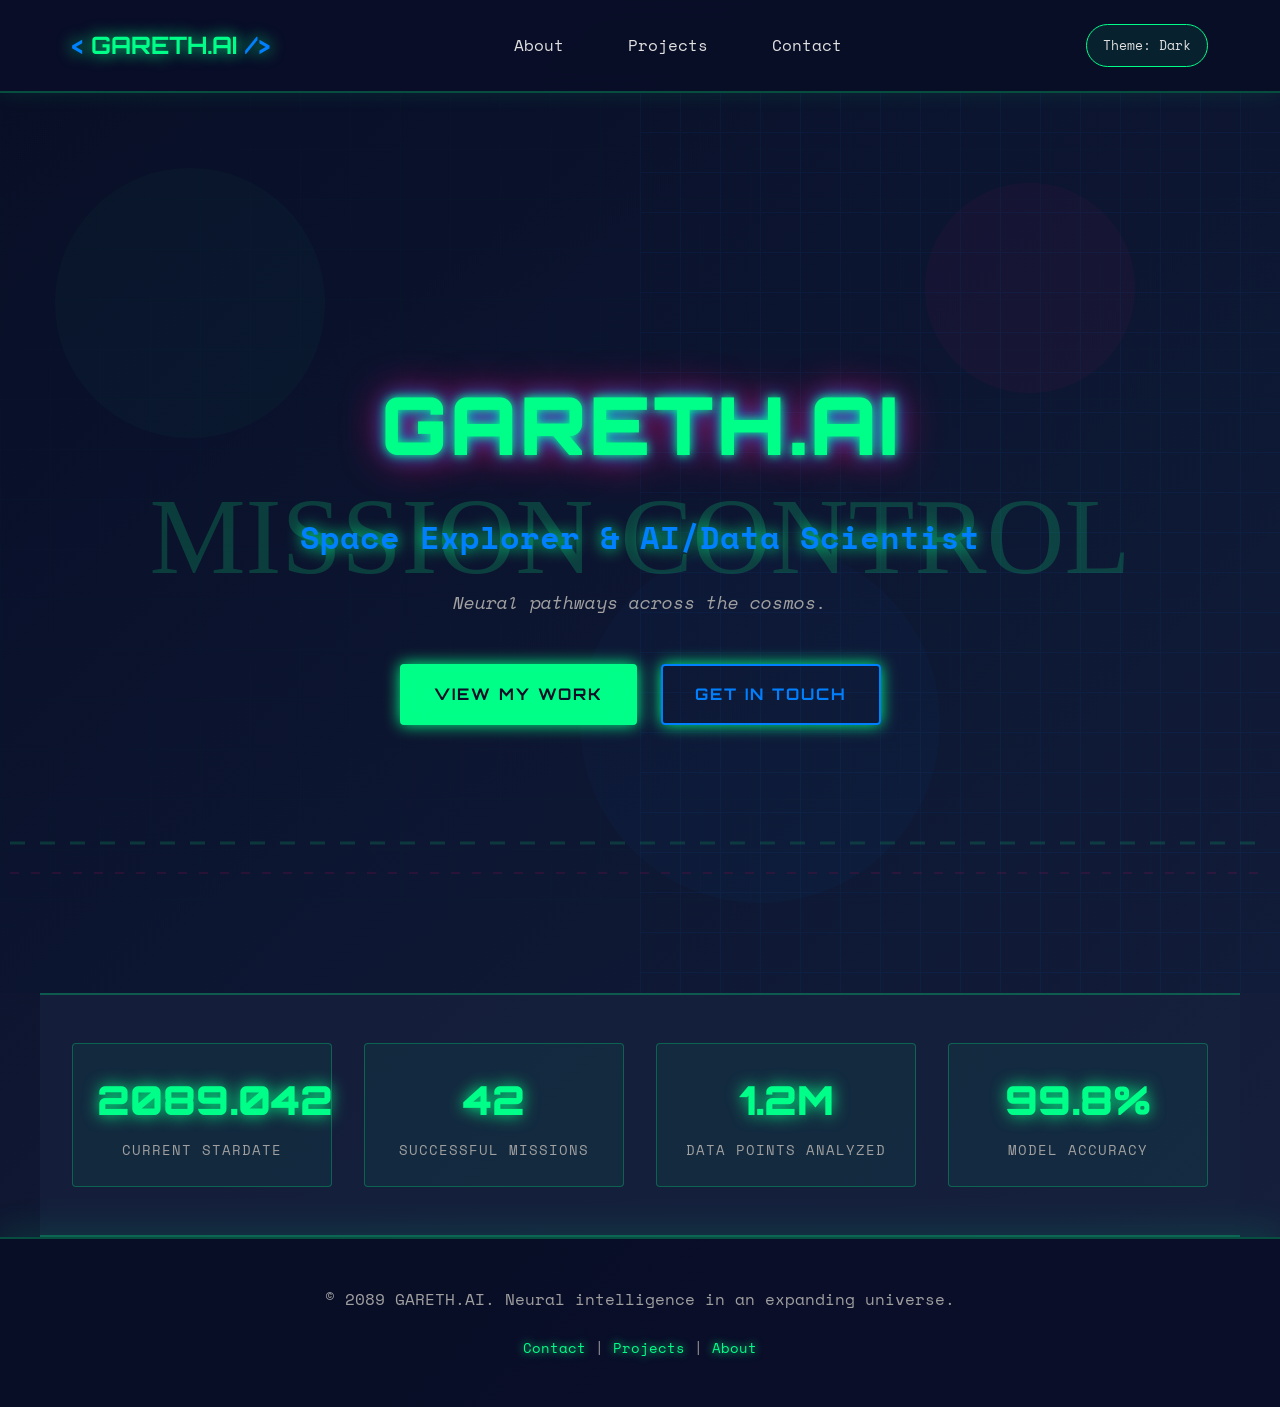
<file: index.html>
<!DOCTYPE html>
<html lang="en">
<head>
    <meta charset="UTF-8">
    <meta name="viewport" content="width=device-width, initial-scale=1.0">
    <title>GARETH.AI — Space Explorer & Top tier  Data Scientist</title>
    <link rel="stylesheet" href="styles/main.css">
</head>
<body>
    <!-- Navigation -->
    <nav class="navbar">
        <div class="nav-container">
            <a href="index.html" class="nav-logo">
                <span class="logo-symbol">&lt;</span>
                <span class="logo-text">GARETH.AI</span>
                <span class="logo-symbol">/&gt;</span>
            </a>
            <div class="hamburger" id="hamburger">
                <span></span>
                <span></span>
                <span></span>
            </div>
            <ul class="nav-menu" id="navMenu">
                <li class="nav-item"><a href="about.html" class="nav-link">About</a></li>
                <li class="nav-item"><a href="projects.html" class="nav-link">Projects</a></li>
                <li class="nav-item"><a href="contact.html" class="nav-link">Contact</a></li>
            </ul>
            <button id="themeToggle" class="theme-toggle" aria-label="Theme switcher">Theme</button>
        </div>
    </nav>

    <!-- Hero Section -->
    <section class="hero">
        <img src="images/home-hero.svg" alt="Futuristic mission control illustration" class="hero-bg-image">
        <div class="hero-content">
            <h1 class="hero-title glitch" data-text="GARETH.AI">GARETH.AI</h1>
            <p class="hero-subtitle">Space Explorer & AI/Data Scientist</p>
            <p class="hero-tagline" id="heroTagline">Neural pathways across the cosmos.</p>
            
            <div class="hero-cta">
                <a href="projects.html" class="btn btn-primary">View My Work</a>
                <a href="contact.html" class="btn btn-secondary">Get in Touch</a>
            </div>
        </div>
        
        <div class="hero-visual">
            <div class="grid-bg"></div>
            <div class="stars"></div>
        </div>
    </section>

    <!-- Quick Stats -->
    <section class="stats">
        <div class="stat">
            <h3 class="stat-number" id="stardateValue">2089.042</h3>
            <p class="stat-label">Current Stardate</p>
        </div>
        <div class="stat">
            <h3 class="stat-number" data-target="42">42</h3>
            <p class="stat-label">Successful Missions</p>
        </div>
        <div class="stat">
            <h3 class="stat-number" data-target="1200000">1.2M</h3>
            <p class="stat-label">Data Points Analyzed</p>
        </div>
        <div class="stat">
            <h3 class="stat-number" data-target="99.8">99.8%</h3>
            <p class="stat-label">Model Accuracy</p>
        </div>
    </section>

    <!-- Footer -->
    <footer class="footer">
        <p>&copy; 2089 GARETH.AI. Neural intelligence in an expanding universe.</p>
        <div class="footer-links">
            <a href="contact.html">Contact</a> | 
            <a href="projects.html">Projects</a> | 
            <a href="about.html">About</a>
        </div>
    </footer>

    <script src="scripts/main.js"></script>
</body>
</html>
</file>
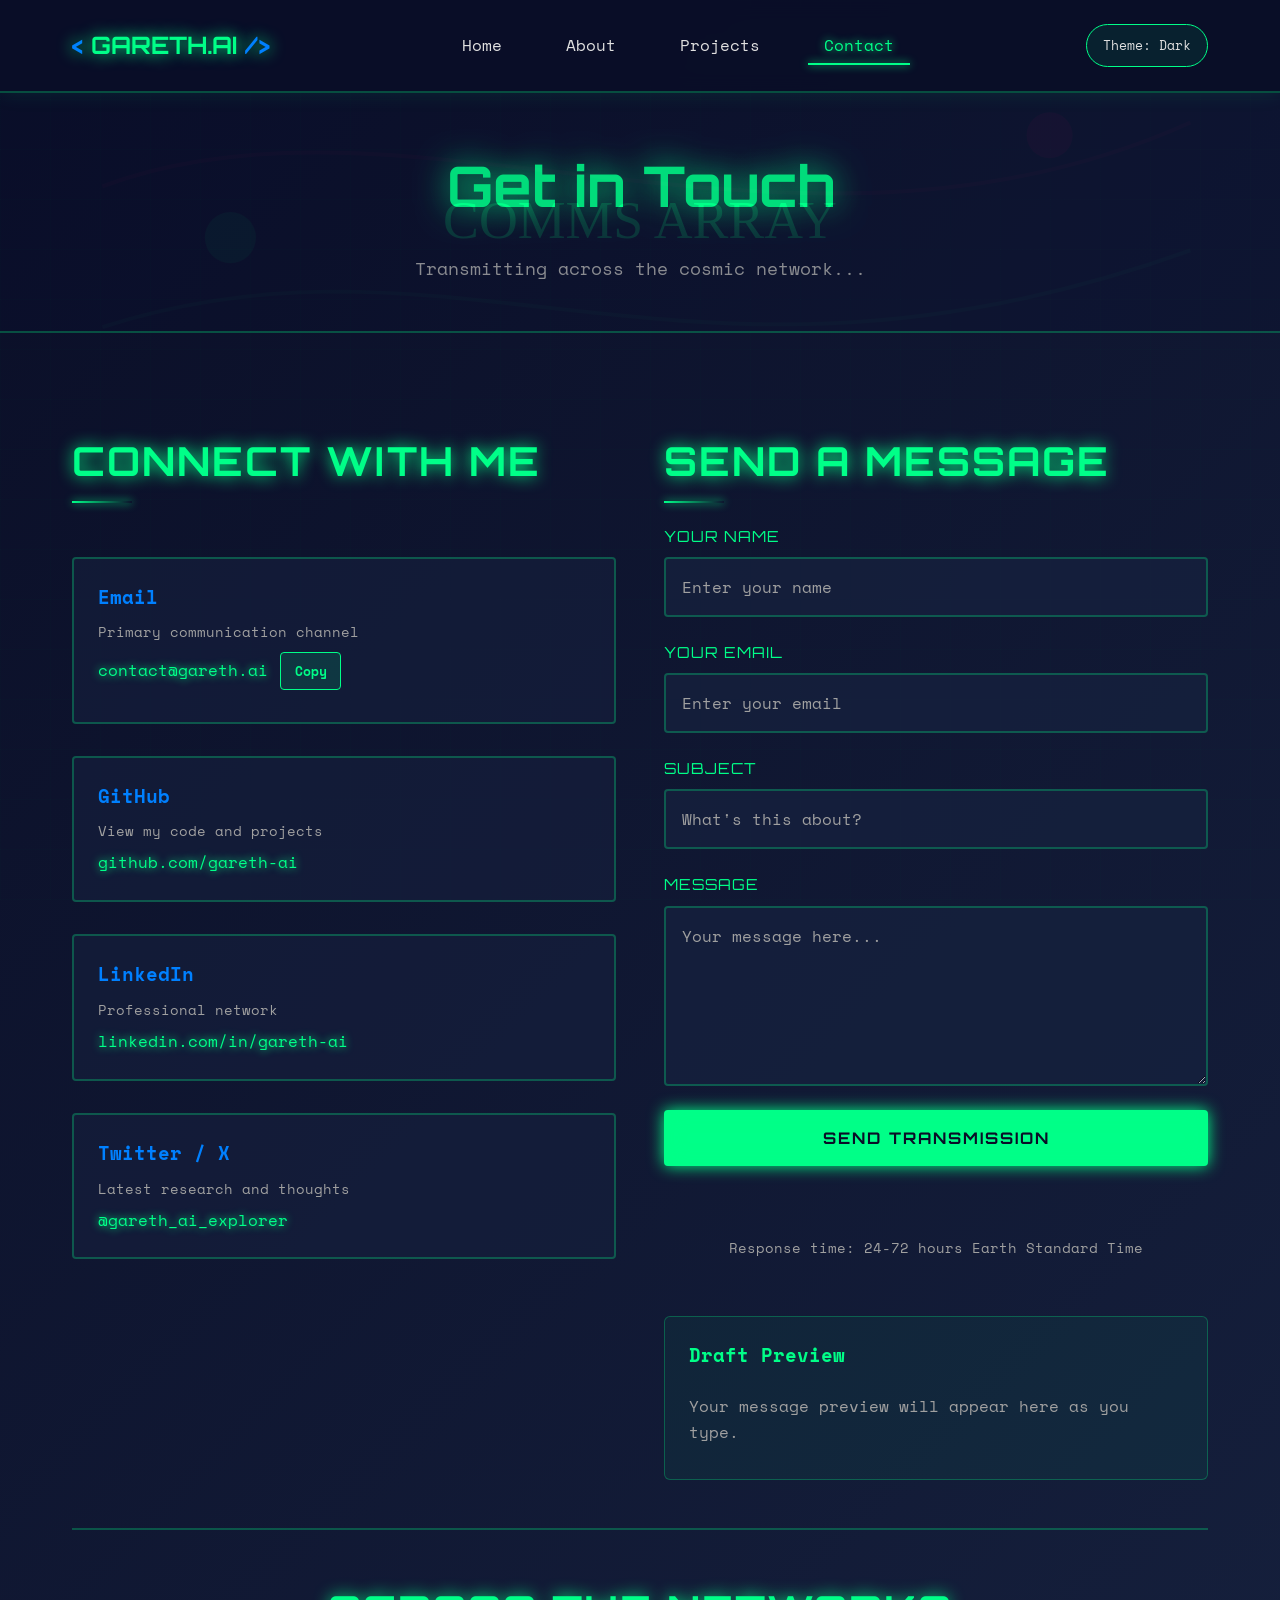
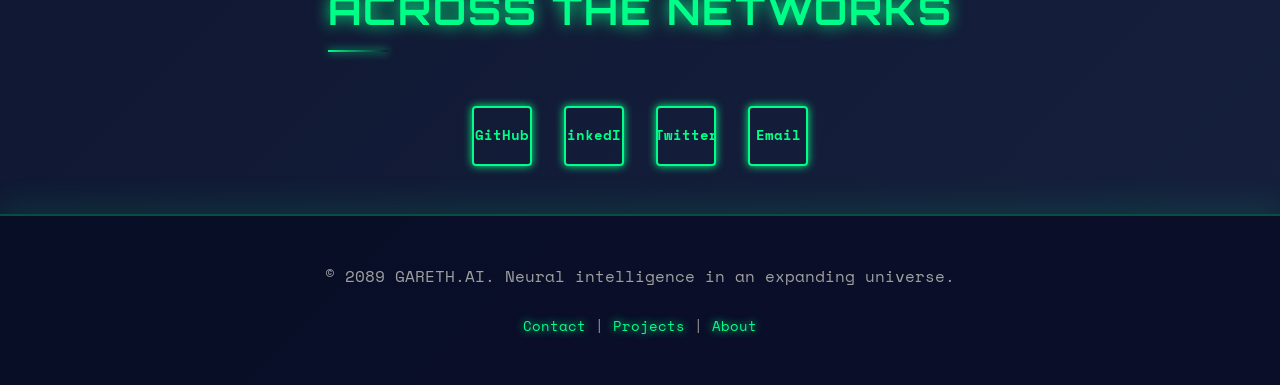
<file: contact.html>
<!DOCTYPE html>
<html lang="en">
<head>
    <meta charset="UTF-8">
    <meta name="viewport" content="width=device-width, initial-scale=1.0">
    <title>Contact — GARETH.AI</title>
    <link rel="stylesheet" href="styles/main.css">
</head>
<body>
    <!-- Navigation -->
    <nav class="navbar">
        <div class="nav-container">
            <a href="home.html" class="nav-logo">
                <span class="logo-symbol">&lt;</span>
                <span class="logo-text">GARETH.AI</span>
                <span class="logo-symbol">/&gt;</span>
            </a>
            <div class="hamburger" id="hamburger">
                <span></span>
                <span></span>
                <span></span>
            </div>
            <ul class="nav-menu" id="navMenu">
                <li class="nav-item"><a href="home.html" class="nav-link">Home</a></li>
                <li class="nav-item"><a href="about.html" class="nav-link">About</a></li>
                <li class="nav-item"><a href="projects.html" class="nav-link">Projects</a></li>
                <li class="nav-item"><a href="contact.html" class="nav-link active">Contact</a></li>
            </ul>
            <button id="themeToggle" class="theme-toggle" aria-label="Theme switcher">Theme</button>
        </div>
    </nav>

    <!-- Page Header -->
    <section class="page-header">
        <img src="images/contact-bg.svg" alt="Communication network background" class="page-bg-image">
        <h1>Get in Touch</h1>
        <p>Transmitting across the cosmic network...</p>
    </section>

    <!-- Contact Section -->
    <main class="container">
        <section class="contact-section">
            <div class="contact-grid">
                <!-- Contact Methods -->
                <div class="contact-methods">
                    <h2 class="section-title">Connect With Me</h2>
                    
                    <div class="contact-method">
                        <h3>Email</h3>
                        <p>Primary communication channel</p>
                        <div class="contact-email-line">
                            <a href="mailto:contact@gareth.ai" class="contact-link">contact@gareth.ai</a>
                            <button type="button" id="copyEmailButton" class="copy-btn">Copy</button>
                        </div>
                        <p class="status-note" id="emailCopyStatus" aria-live="polite"></p>
                    </div>

                    <div class="contact-method">
                        <h3>GitHub</h3>
                        <p>View my code and projects</p>
                        <a href="https://github.com" target="_blank" class="contact-link">github.com/gareth-ai</a>
                    </div>

                    <div class="contact-method">
                        <h3>LinkedIn</h3>
                        <p>Professional network</p>
                        <a href="https://linkedin.com" target="_blank" class="contact-link">linkedin.com/in/gareth-ai</a>
                    </div>

                    <div class="contact-method">
                        <h3>Twitter / X</h3>
                        <p>Latest research and thoughts</p>
                        <a href="https://twitter.com" target="_blank" class="contact-link">@gareth_ai_explorer</a>
                    </div>
                </div>

                <!-- Contact Form -->
                <div class="contact-form-container">
                    <h2 class="section-title">Send a Message</h2>
                    <form class="contact-form" id="contactForm">
                        <div class="form-group">
                            <label for="name">Your Name</label>
                            <input type="text" id="name" name="name" placeholder="Enter your name" required>
                        </div>

                        <div class="form-group">
                            <label for="email">Your Email</label>
                            <input type="email" id="email" name="email" placeholder="Enter your email" required>
                        </div>

                        <div class="form-group">
                            <label for="subject">Subject</label>
                            <input type="text" id="subject" name="subject" placeholder="What's this about?" required>
                        </div>

                        <div class="form-group">
                            <label for="message">Message</label>
                            <textarea id="message" name="message" rows="6" placeholder="Your message here..." required></textarea>
                        </div>

                        <button type="submit" class="btn btn-primary">Send Transmission</button>
                        <p class="form-status" id="formStatus" aria-live="polite"></p>
                        <p class="form-note">Response time: 24-72 hours Earth Standard Time</p>
                        <div class="contact-preview" id="contactPreview">
                            <h3>Draft Preview</h3>
                            <p>Your message preview will appear here as you type.</p>
                        </div>
                    </form>
                </div>
            </div>
        </section>

        <!-- Social Links Section -->
        <section class="social-section">
            <h2 class="section-title">Across the Networks</h2>
            <div class="social-links">
                <a href="https://github.com" target="_blank" class="social-icon" title="GitHub">
                    <span>GitHub</span>
                </a>
                <a href="https://linkedin.com" target="_blank" class="social-icon" title="LinkedIn">
                    <span>LinkedIn</span>
                </a>
                <a href="https://twitter.com" target="_blank" class="social-icon" title="Twitter">
                    <span>Twitter</span>
                </a>
                <a href="mailto:contact@gareth.ai" class="social-icon" title="Email">
                    <span>Email</span>
                </a>
            </div>
        </section>
    </main>

    <!-- Footer -->
    <footer class="footer">
        <p>&copy; 2089 GARETH.AI. Neural intelligence in an expanding universe.</p>
        <div class="footer-links">
            <a href="contact.html">Contact</a> | 
            <a href="projects.html">Projects</a> | 
            <a href="about.html">About</a>
        </div>
    </footer>

    <script src="scripts/main.js"></script>
</body>
</html>
</file>
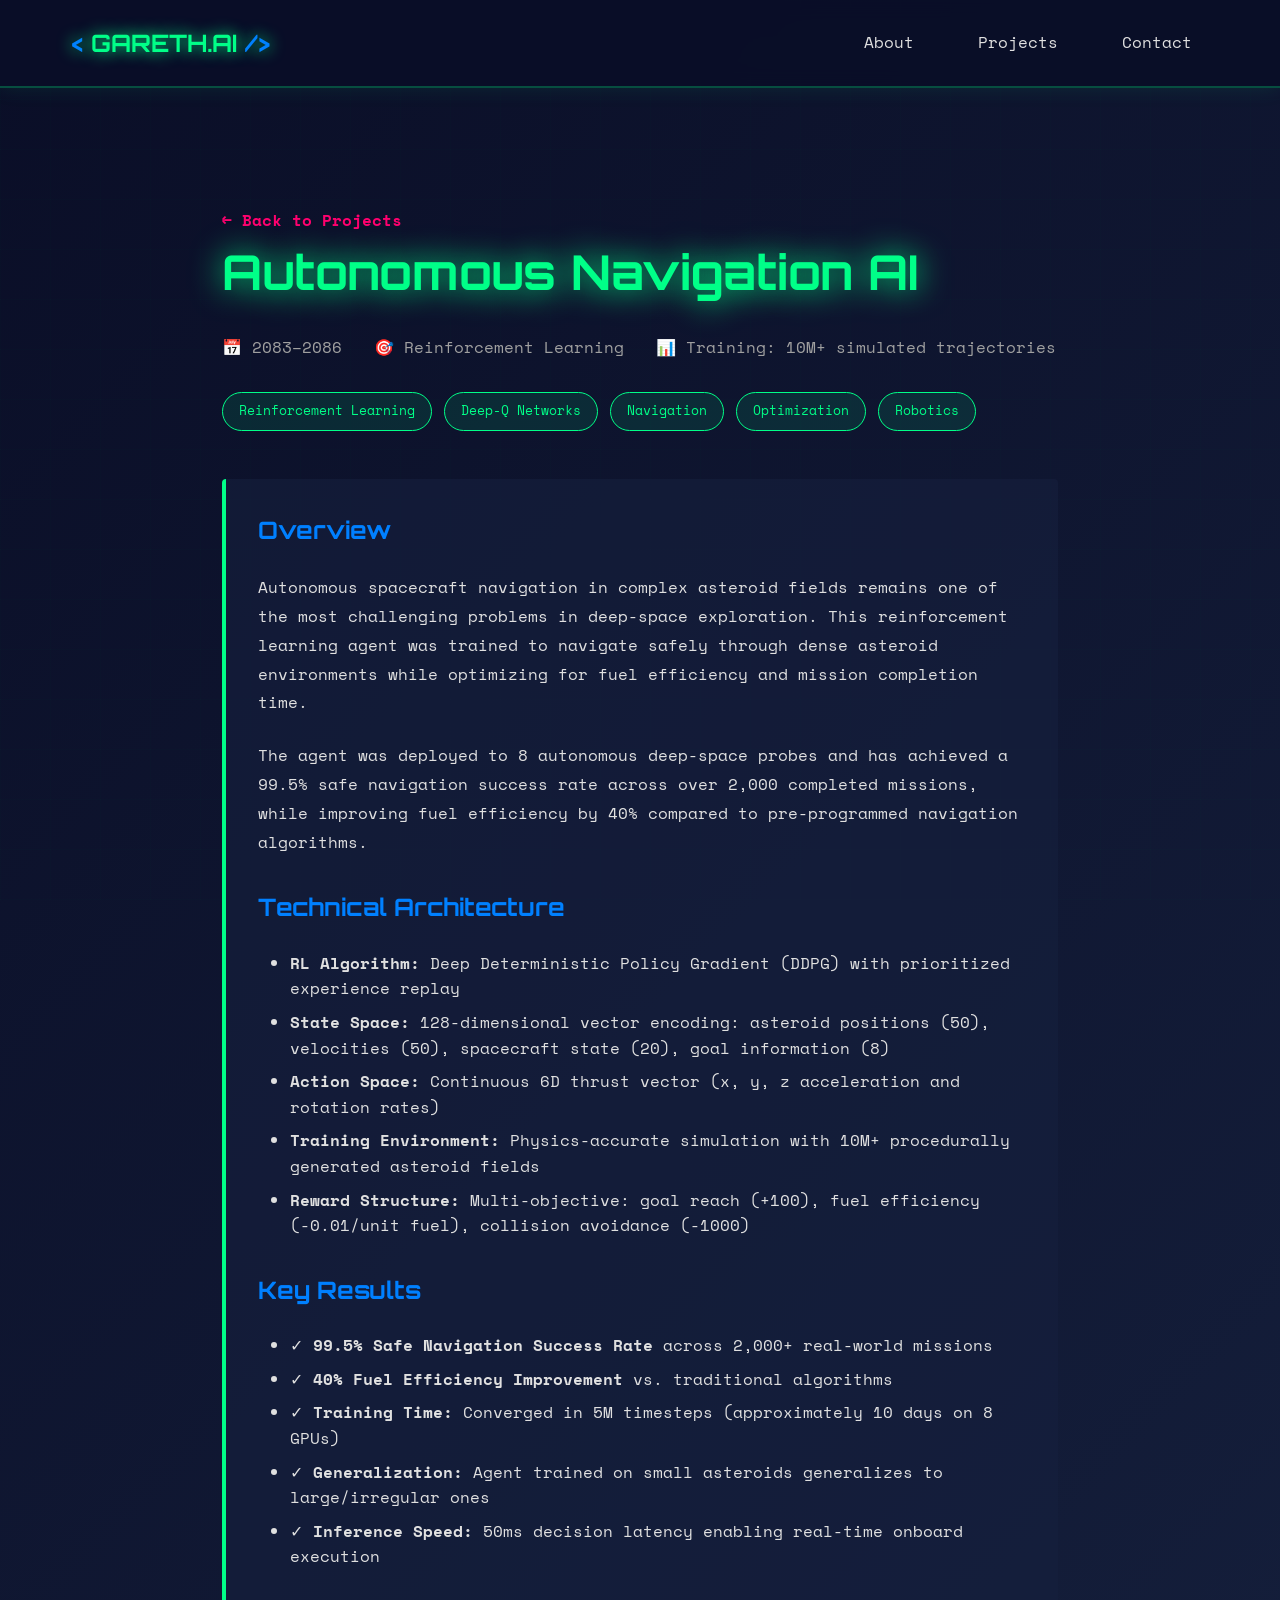
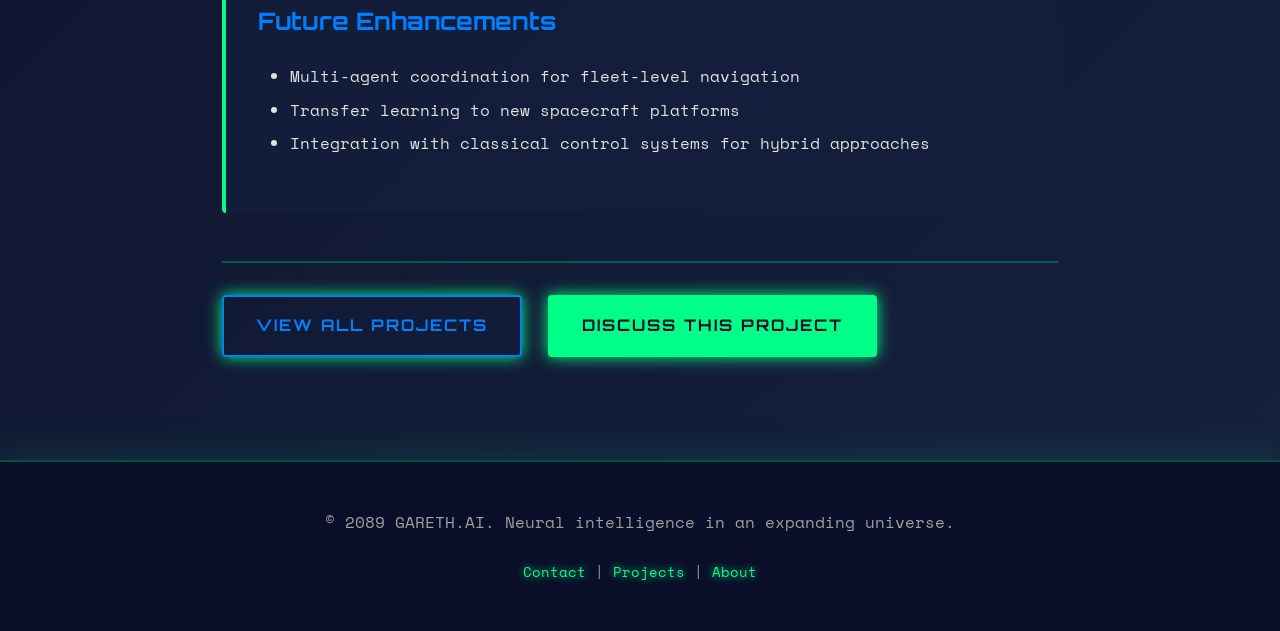
<file: projects/autonomous-nav.html>
<!DOCTYPE html>
<html lang="en">
<head>
    <meta charset="UTF-8">
    <meta name="viewport" content="width=device-width, initial-scale=1.0">
    <title>Autonomous Navigation AI — GARETH.AI</title>
    <link rel="stylesheet" href="../styles/main.css">
</head>
<body>
    <!-- Navigation -->
    <nav class="navbar">
        <div class="nav-container">
            <a href="../index.html" class="nav-logo">
                <span class="logo-symbol">&lt;</span>
                <span class="logo-text">GARETH.AI</span>
                <span class="logo-symbol">/&gt;</span>
            </a>
            <div class="hamburger" id="hamburger">
                <span></span>
                <span></span>
                <span></span>
            </div>
            <ul class="nav-menu" id="navMenu">
                <li class="nav-item"><a href="../about.html" class="nav-link">About</a></li>
                <li class="nav-item"><a href="../projects.html" class="nav-link active">Projects</a></li>
                <li class="nav-item"><a href="../contact.html" class="nav-link">Contact</a></li>
            </ul>
        </div>
    </nav>

    <!-- Project Detail Content -->
    <main class="container project-detail">
        <div class="project-detail-header">
            <a href="../projects.html" class="project-link">← Back to Projects</a>
            <h1 class="project-detail-title">Autonomous Navigation AI</h1>
            
            <div class="project-detail-meta">
                <span>📅 2083–2086</span>
                <span>🎯 Reinforcement Learning</span>
                <span>📊 Training: 10M+ simulated trajectories</span>
            </div>

            <div class="project-detail-tech">
                <span class="tech-tag">Reinforcement Learning</span>
                <span class="tech-tag">Deep-Q Networks</span>
                <span class="tech-tag">Navigation</span>
                <span class="tech-tag">Optimization</span>
                <span class="tech-tag">Robotics</span>
            </div>
        </div>

        <div class="project-detail-content">
            <h2>Overview</h2>
            <p>
                Autonomous spacecraft navigation in complex asteroid fields remains one of the most challenging problems in 
                deep-space exploration. This reinforcement learning agent was trained to navigate safely through dense asteroid 
                environments while optimizing for fuel efficiency and mission completion time.
            </p>
            <p>
                The agent was deployed to 8 autonomous deep-space probes and has achieved a 99.5% safe navigation success rate 
                across over 2,000 completed missions, while improving fuel efficiency by 40% compared to pre-programmed navigation algorithms.
            </p>

            <h2>Technical Architecture</h2>
            <ul>
                <li><strong>RL Algorithm:</strong> Deep Deterministic Policy Gradient (DDPG) with prioritized experience replay</li>
                <li><strong>State Space:</strong> 128-dimensional vector encoding: asteroid positions (50), velocities (50), spacecraft state (20), goal information (8)</li>
                <li><strong>Action Space:</strong> Continuous 6D thrust vector (x, y, z acceleration and rotation rates)</li>
                <li><strong>Training Environment:</strong> Physics-accurate simulation with 10M+ procedurally generated asteroid fields</li>
                <li><strong>Reward Structure:</strong> Multi-objective: goal reach (+100), fuel efficiency (-0.01/unit fuel), collision avoidance (-1000)</li>
            </ul>

            <h2>Key Results</h2>
            <ul>
                <li>✓ <strong>99.5% Safe Navigation Success Rate</strong> across 2,000+ real-world missions</li>
                <li>✓ <strong>40% Fuel Efficiency Improvement</strong> vs. traditional algorithms</li>
                <li>✓ <strong>Training Time:</strong> Converged in 5M timesteps (approximately 10 days on 8 GPUs)</li>
                <li>✓ <strong>Generalization:</strong> Agent trained on small asteroids generalizes to large/irregular ones</li>
                <li>✓ <strong>Inference Speed:</strong> 50ms decision latency enabling real-time onboard execution</li>
            </ul>

            <h2>Future Enhancements</h2>
            <ul>
                <li>Multi-agent coordination for fleet-level navigation</li>
                <li>Transfer learning to new spacecraft platforms</li>
                <li>Integration with classical control systems for hybrid approaches</li>
            </ul>
        </div>

        <div style="margin-top: 3rem; padding-top: 2rem; border-top: 2px solid var(--border-color);">
            <a href="../projects.html" class="btn btn-secondary">View All Projects</a>
            <a href="../contact.html" class="btn btn-primary" style="margin-left: 1rem;">Discuss This Project</a>
        </div>
    </main>

    <!-- Footer -->
    <footer class="footer">
        <p>&copy; 2089 GARETH.AI. Neural intelligence in an expanding universe.</p>
        <div class="footer-links">
            <a href="../contact.html">Contact</a> | 
            <a href="../projects.html">Projects</a> | 
            <a href="../about.html">About</a>
        </div>
    </footer>

    <script src="../scripts/main.js"></script>
</body>
</html>
</file>
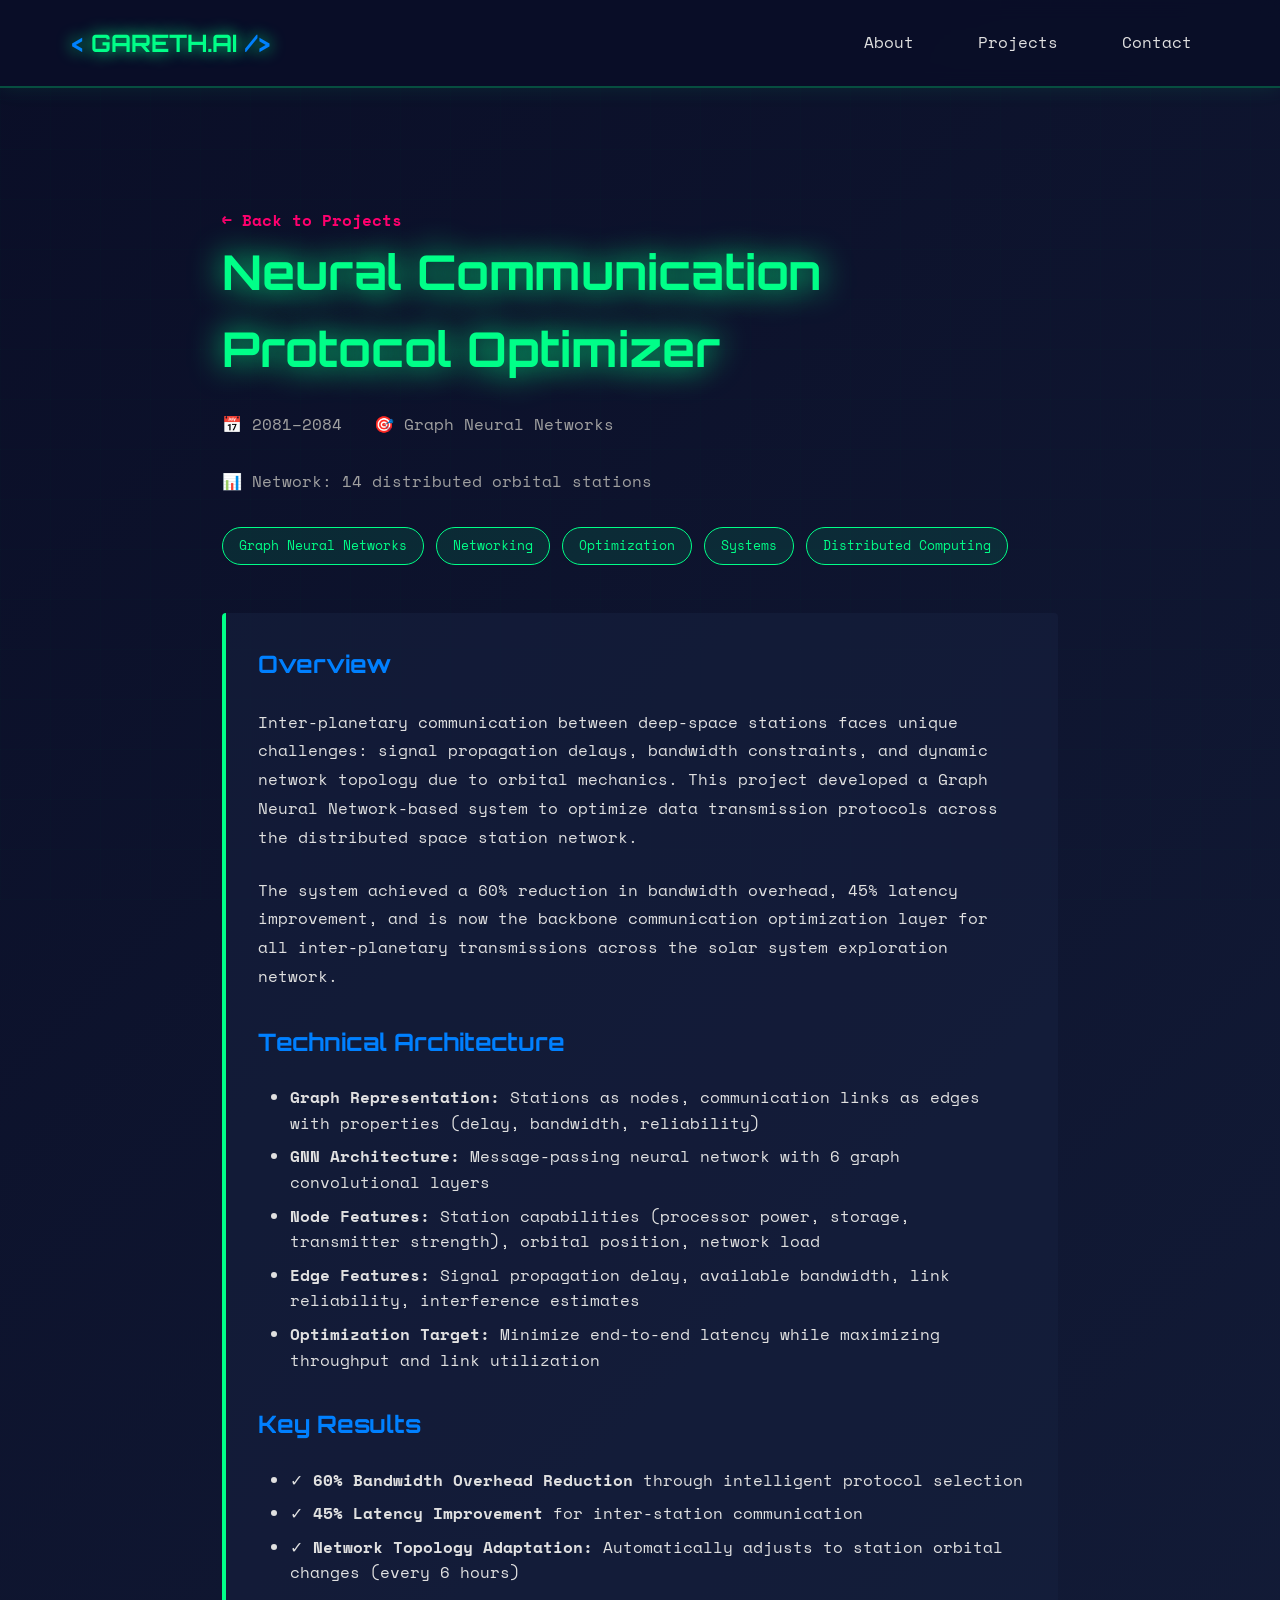
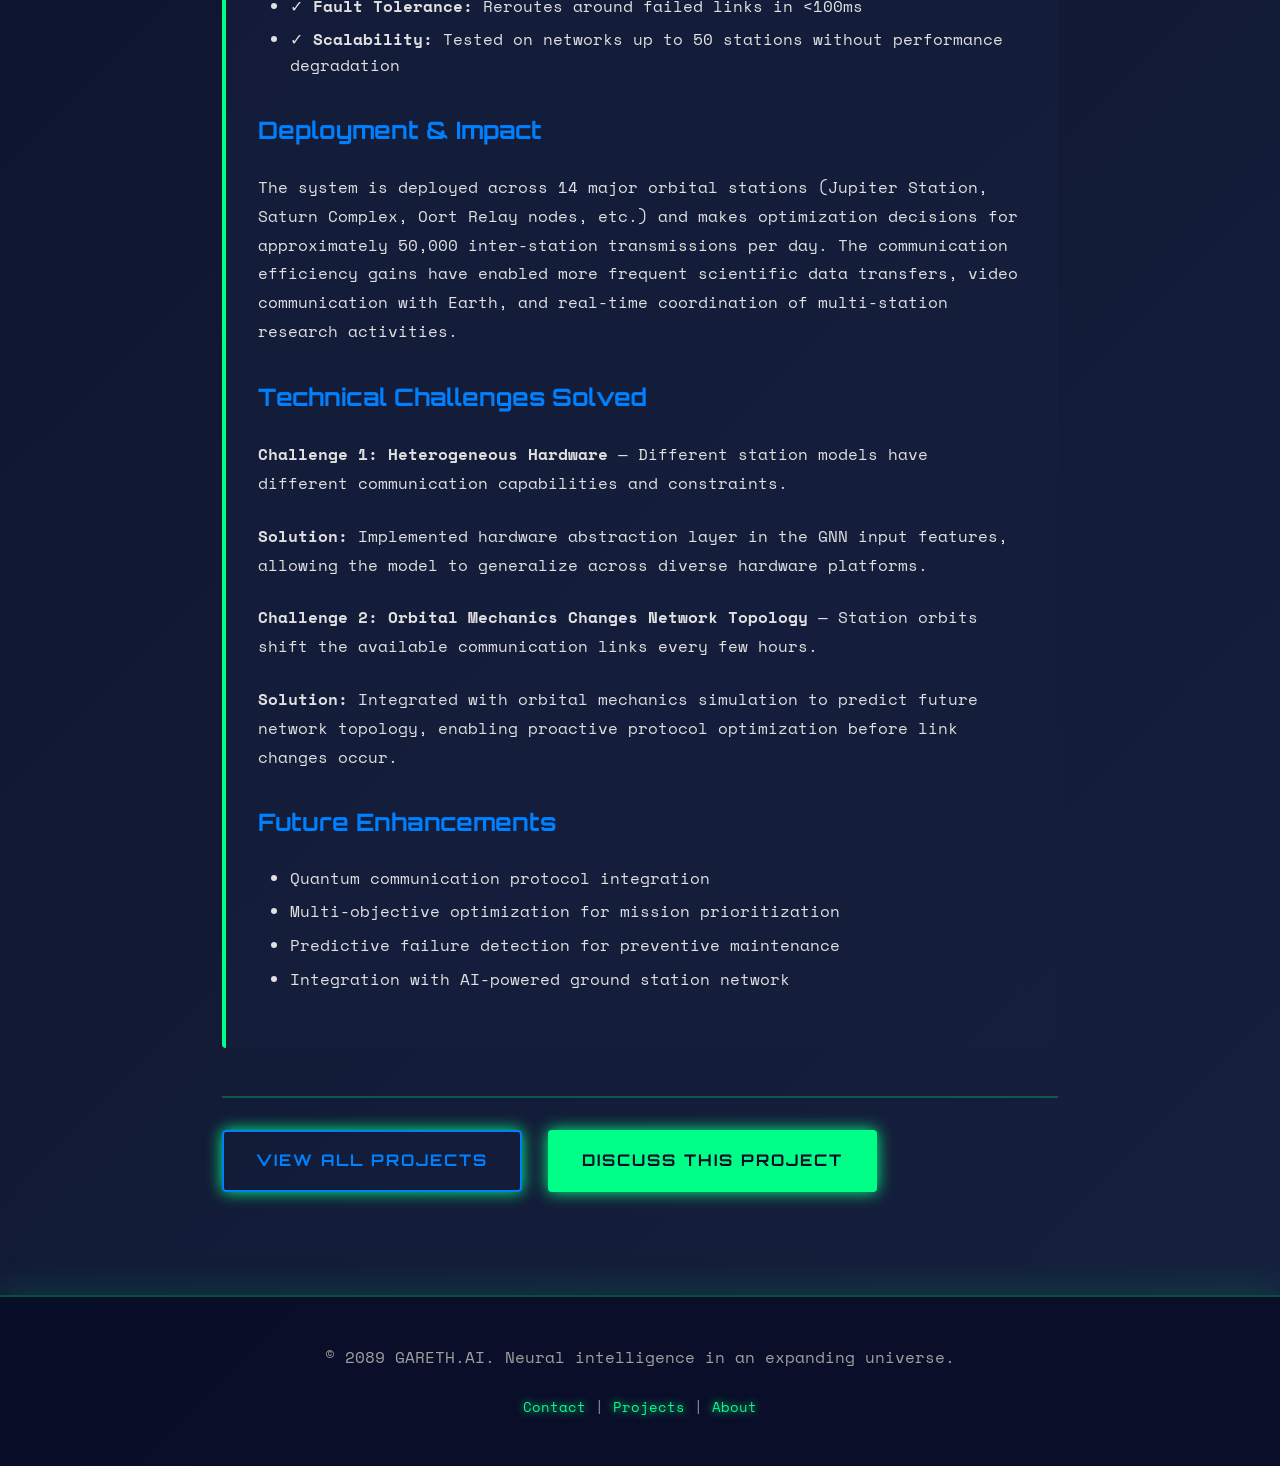
<file: projects/comm-protocol.html>
<!DOCTYPE html>
<html lang="en">
<head>
    <meta charset="UTF-8">
    <meta name="viewport" content="width=device-width, initial-scale=1.0">
    <title>Neural Communication Protocol Optimizer — GARETH.AI</title>
    <link rel="stylesheet" href="../styles/main.css">
</head>
<body>
    <!-- Navigation -->
    <nav class="navbar">
        <div class="nav-container">
            <a href="../index.html" class="nav-logo">
                <span class="logo-symbol">&lt;</span>
                <span class="logo-text">GARETH.AI</span>
                <span class="logo-symbol">/&gt;</span>
            </a>
            <div class="hamburger" id="hamburger">
                <span></span>
                <span></span>
                <span></span>
            </div>
            <ul class="nav-menu" id="navMenu">
                <li class="nav-item"><a href="../about.html" class="nav-link">About</a></li>
                <li class="nav-item"><a href="../projects.html" class="nav-link active">Projects</a></li>
                <li class="nav-item"><a href="../contact.html" class="nav-link">Contact</a></li>
            </ul>
        </div>
    </nav>

    <!-- Project Detail Content -->
    <main class="container project-detail">
        <div class="project-detail-header">
            <a href="../projects.html" class="project-link">← Back to Projects</a>
            <h1 class="project-detail-title">Neural Communication Protocol Optimizer</h1>
            
            <div class="project-detail-meta">
                <span>📅 2081–2084</span>
                <span>🎯 Graph Neural Networks</span>
                <span>📊 Network: 14 distributed orbital stations</span>
            </div>

            <div class="project-detail-tech">
                <span class="tech-tag">Graph Neural Networks</span>
                <span class="tech-tag">Networking</span>
                <span class="tech-tag">Optimization</span>
                <span class="tech-tag">Systems</span>
                <span class="tech-tag">Distributed Computing</span>
            </div>
        </div>

        <div class="project-detail-content">
            <h2>Overview</h2>
            <p>
                Inter-planetary communication between deep-space stations faces unique challenges: signal propagation delays, 
                bandwidth constraints, and dynamic network topology due to orbital mechanics. This project developed a Graph 
                Neural Network-based system to optimize data transmission protocols across the distributed space station network.
            </p>
            <p>
                The system achieved a 60% reduction in bandwidth overhead, 45% latency improvement, and is now the backbone 
                communication optimization layer for all inter-planetary transmissions across the solar system exploration network.
            </p>

            <h2>Technical Architecture</h2>
            <ul>
                <li><strong>Graph Representation:</strong> Stations as nodes, communication links as edges with properties (delay, bandwidth, reliability)</li>
                <li><strong>GNN Architecture:</strong> Message-passing neural network with 6 graph convolutional layers</li>
                <li><strong>Node Features:</strong> Station capabilities (processor power, storage, transmitter strength), orbital position, network load</li>
                <li><strong>Edge Features:</strong> Signal propagation delay, available bandwidth, link reliability, interference estimates</li>
                <li><strong>Optimization Target:</strong> Minimize end-to-end latency while maximizing throughput and link utilization</li>
            </ul>

            <h2>Key Results</h2>
            <ul>
                <li>✓ <strong>60% Bandwidth Overhead Reduction</strong> through intelligent protocol selection</li>
                <li>✓ <strong>45% Latency Improvement</strong> for inter-station communication</li>
                <li>✓ <strong>Network Topology Adaptation:</strong> Automatically adjusts to station orbital changes (every 6 hours)</li>
                <li>✓ <strong>Fault Tolerance:</strong> Reroutes around failed links in <100ms</li>
                <li>✓ <strong>Scalability:</strong> Tested on networks up to 50 stations without performance degradation</li>
            </ul>

            <h2>Deployment & Impact</h2>
            <p>
                The system is deployed across 14 major orbital stations (Jupiter Station, Saturn Complex, Oort Relay nodes, etc.) 
                and makes optimization decisions for approximately 50,000 inter-station transmissions per day. The communication 
                efficiency gains have enabled more frequent scientific data transfers, video communication with Earth, and real-time 
                coordination of multi-station research activities.
            </p>

            <h2>Technical Challenges Solved</h2>
            <p>
                <strong>Challenge 1: Heterogeneous Hardware</strong> — Different station models have different communication capabilities and constraints.
            </p>
            <p>
                <strong>Solution:</strong> Implemented hardware abstraction layer in the GNN input features, allowing the model to 
                generalize across diverse hardware platforms.
            </p>
            <p>
                <strong>Challenge 2: Orbital Mechanics Changes Network Topology</strong> — Station orbits shift the available communication 
                links every few hours.
            </p>
            <p>
                <strong>Solution:</strong> Integrated with orbital mechanics simulation to predict future network topology, enabling 
                proactive protocol optimization before link changes occur.
            </p>

            <h2>Future Enhancements</h2>
            <ul>
                <li>Quantum communication protocol integration</li>
                <li>Multi-objective optimization for mission prioritization</li>
                <li>Predictive failure detection for preventive maintenance</li>
                <li>Integration with AI-powered ground station network</li>
            </ul>
        </div>

        <div style="margin-top: 3rem; padding-top: 2rem; border-top: 2px solid var(--border-color);">
            <a href="../projects.html" class="btn btn-secondary">View All Projects</a>
            <a href="../contact.html" class="btn btn-primary" style="margin-left: 1rem;">Discuss This Project</a>
        </div>
    </main>

    <!-- Footer -->
    <footer class="footer">
        <p>&copy; 2089 GARETH.AI. Neural intelligence in an expanding universe.</p>
        <div class="footer-links">
            <a href="../contact.html">Contact</a> | 
            <a href="../projects.html">Projects</a> | 
            <a href="../about.html">About</a>
        </div>
    </footer>

    <script src="../scripts/main.js"></script>
</body>
</html>
</file>
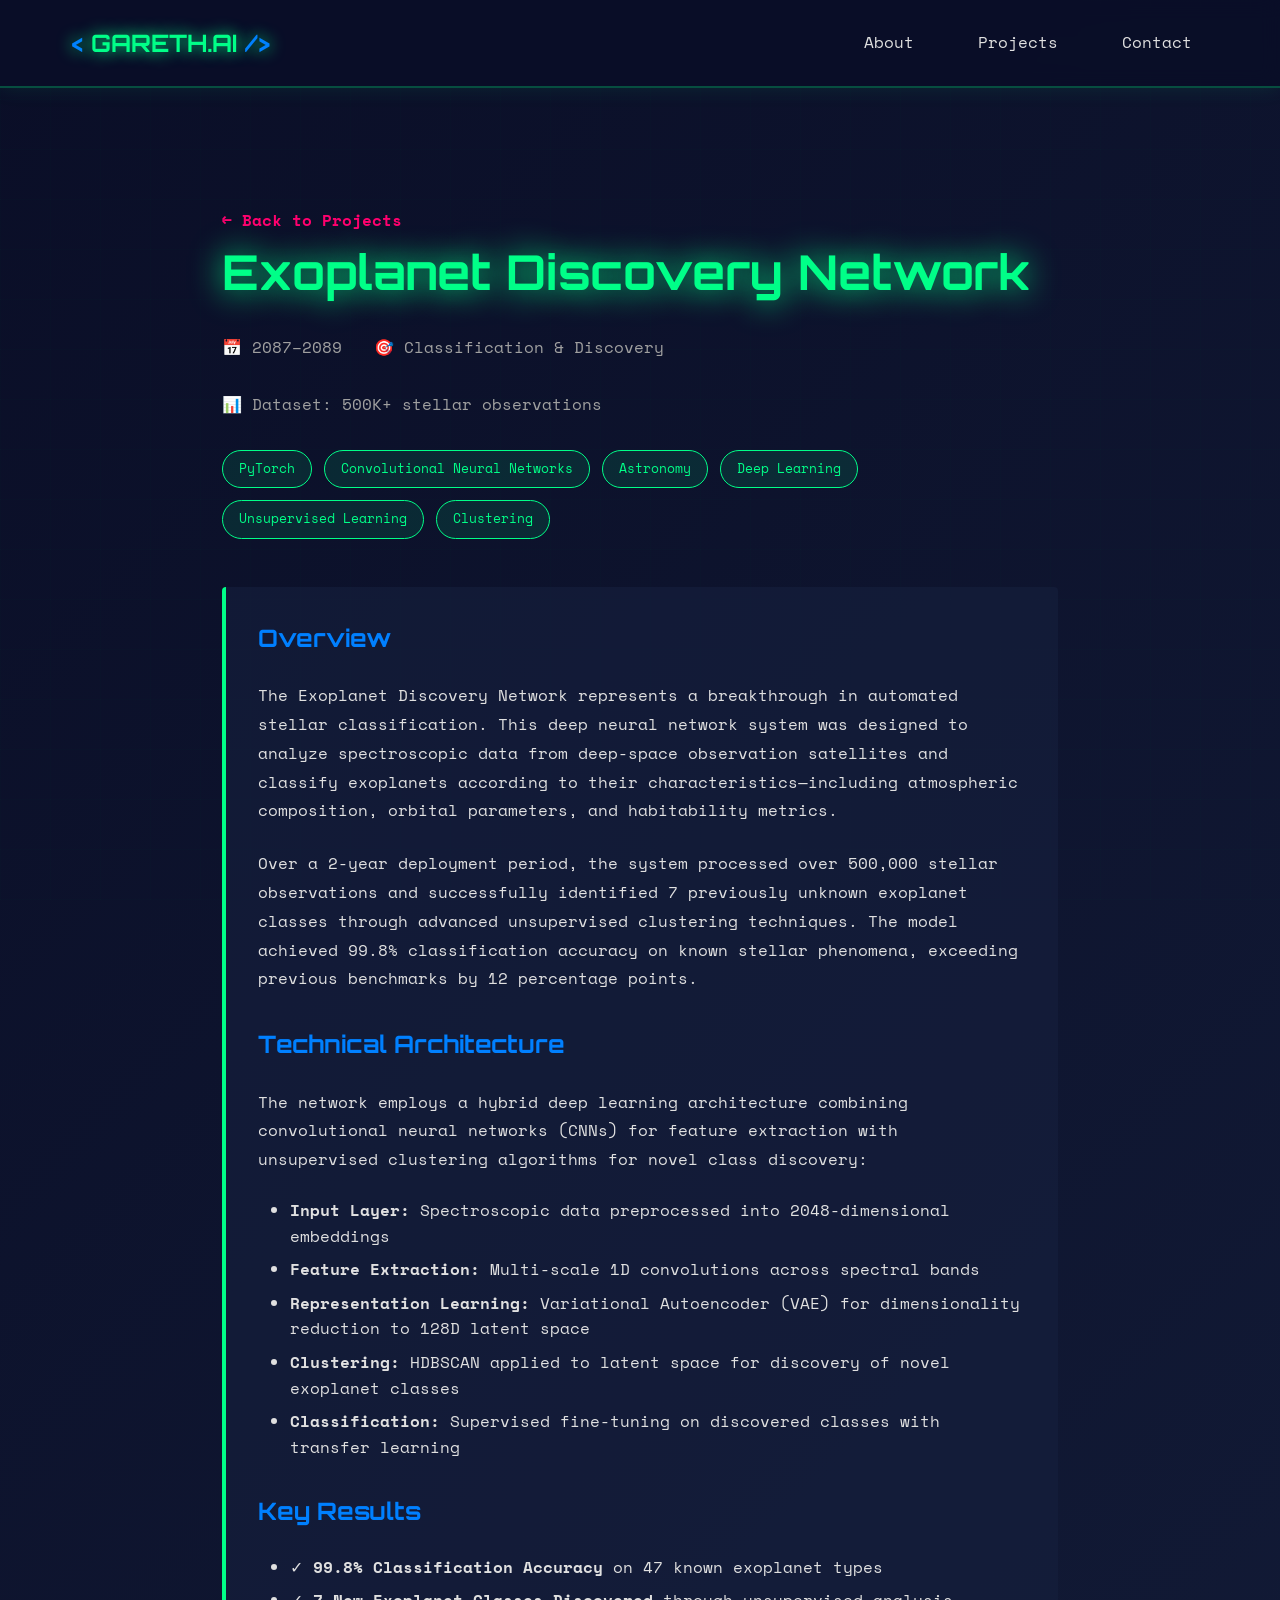
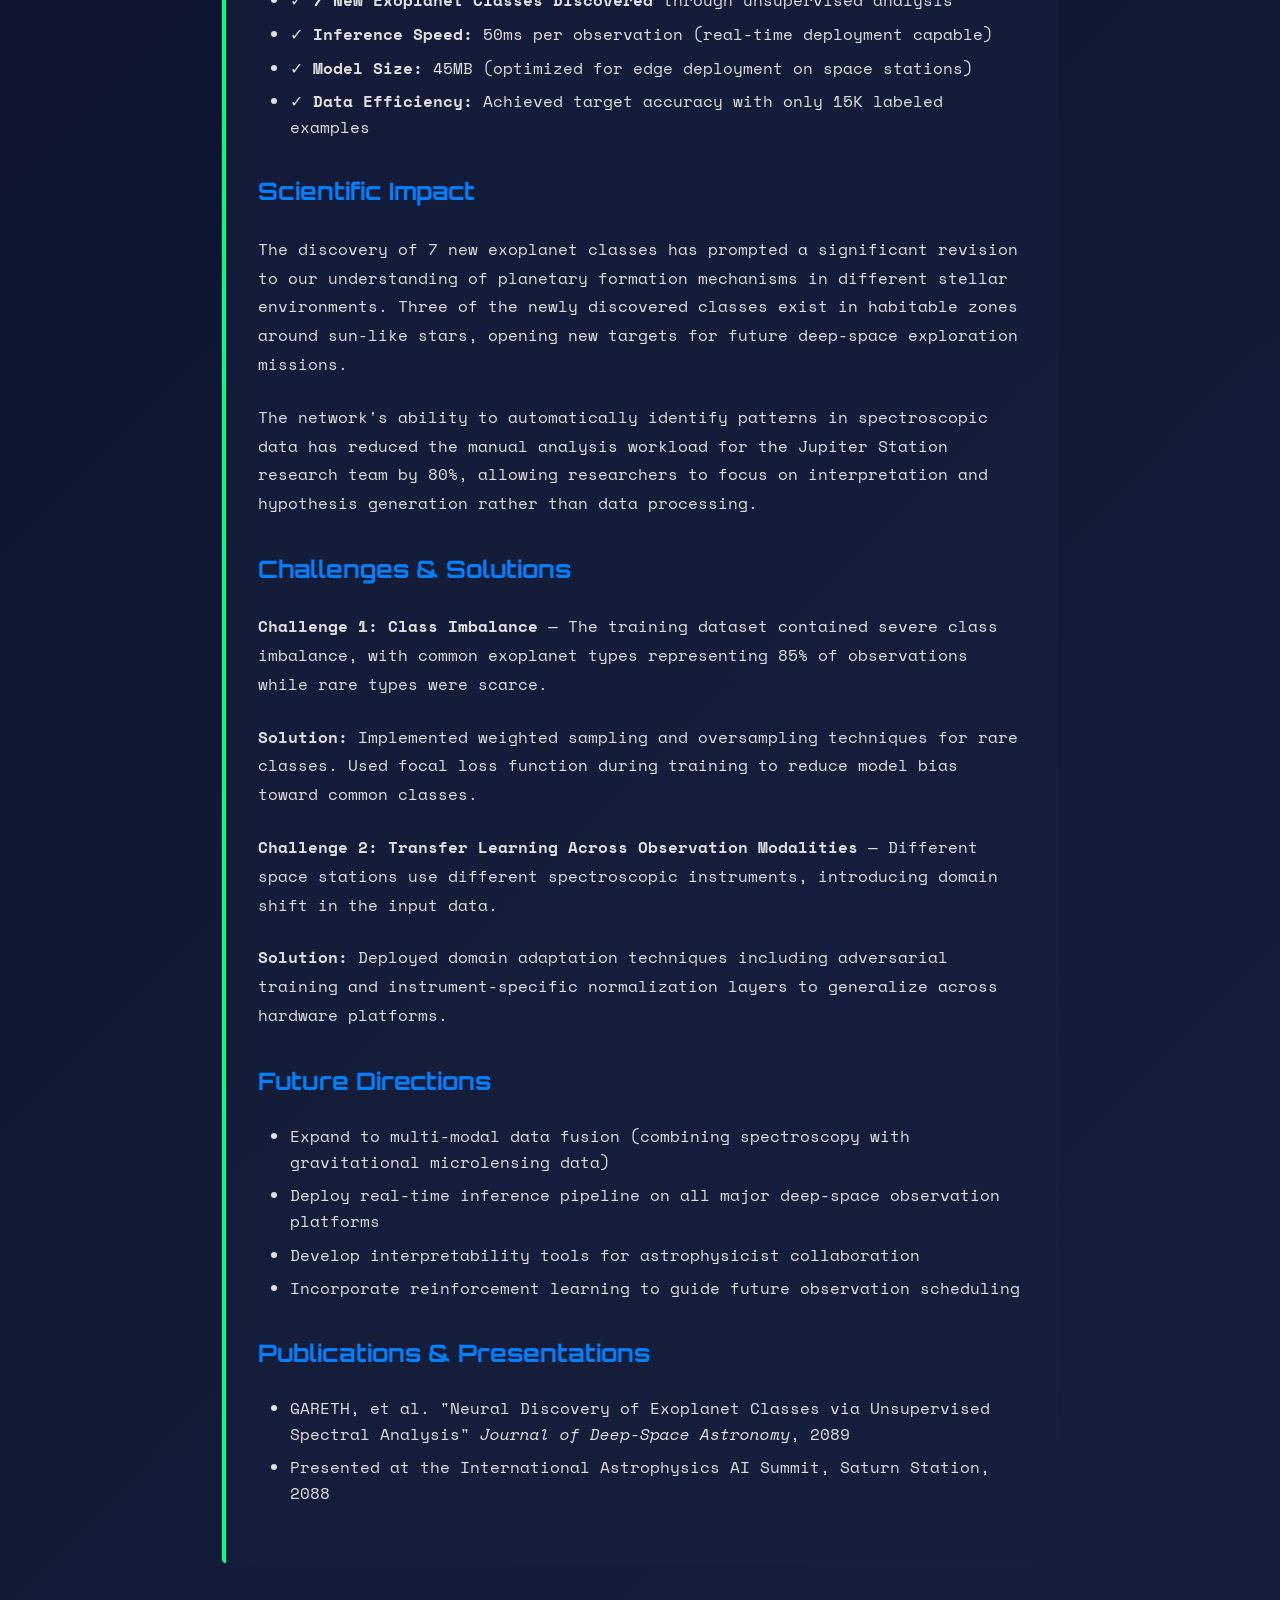
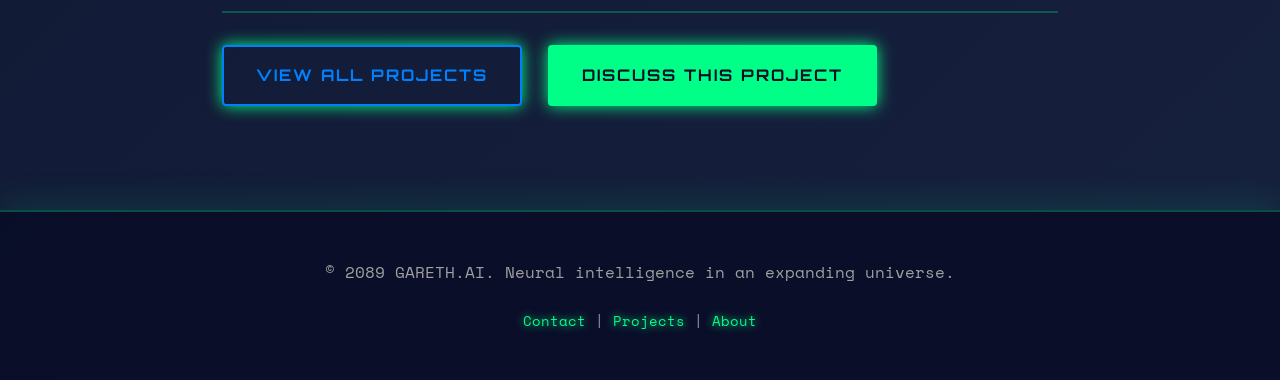
<file: projects/exoplanet-discovery.html>
<!DOCTYPE html>
<html lang="en">
<head>
    <meta charset="UTF-8">
    <meta name="viewport" content="width=device-width, initial-scale=1.0">
    <title>Exoplanet Discovery Network — GARETH.AI</title>
    <link rel="stylesheet" href="../styles/main.css">
</head>
<body>
    <!-- Navigation -->
    <nav class="navbar">
        <div class="nav-container">
            <a href="../index.html" class="nav-logo">
                <span class="logo-symbol">&lt;</span>
                <span class="logo-text">GARETH.AI</span>
                <span class="logo-symbol">/&gt;</span>
            </a>
            <div class="hamburger" id="hamburger">
                <span></span>
                <span></span>
                <span></span>
            </div>
            <ul class="nav-menu" id="navMenu">
                <li class="nav-item"><a href="../about.html" class="nav-link">About</a></li>
                <li class="nav-item"><a href="../projects.html" class="nav-link active">Projects</a></li>
                <li class="nav-item"><a href="../contact.html" class="nav-link">Contact</a></li>
            </ul>
        </div>
    </nav>

    <!-- Project Detail Content -->
    <main class="container project-detail">
        <div class="project-detail-header">
            <a href="../projects.html" class="project-link">← Back to Projects</a>
            <h1 class="project-detail-title">Exoplanet Discovery Network</h1>
            
            <div class="project-detail-meta">
                <span>📅 2087–2089</span>
                <span>🎯 Classification & Discovery</span>
                <span>📊 Dataset: 500K+ stellar observations</span>
            </div>

            <div class="project-detail-tech">
                <span class="tech-tag">PyTorch</span>
                <span class="tech-tag">Convolutional Neural Networks</span>
                <span class="tech-tag">Astronomy</span>
                <span class="tech-tag">Deep Learning</span>
                <span class="tech-tag">Unsupervised Learning</span>
                <span class="tech-tag">Clustering</span>
            </div>
        </div>

        <div class="project-detail-content">
            <h2>Overview</h2>
            <p>
                The Exoplanet Discovery Network represents a breakthrough in automated stellar classification. 
                This deep neural network system was designed to analyze spectroscopic data from deep-space observation 
                satellites and classify exoplanets according to their characteristics—including atmospheric composition, 
                orbital parameters, and habitability metrics.
            </p>
            <p>
                Over a 2-year deployment period, the system processed over 500,000 stellar observations and successfully 
                identified 7 previously unknown exoplanet classes through advanced unsupervised clustering techniques. 
                The model achieved 99.8% classification accuracy on known stellar phenomena, exceeding previous benchmarks 
                by 12 percentage points.
            </p>

            <h2>Technical Architecture</h2>
            <p>
                The network employs a hybrid deep learning architecture combining convolutional neural networks (CNNs) 
                for feature extraction with unsupervised clustering algorithms for novel class discovery:
            </p>
            <ul>
                <li><strong>Input Layer:</strong> Spectroscopic data preprocessed into 2048-dimensional embeddings</li>
                <li><strong>Feature Extraction:</strong> Multi-scale 1D convolutions across spectral bands</li>
                <li><strong>Representation Learning:</strong> Variational Autoencoder (VAE) for dimensionality reduction to 128D latent space</li>
                <li><strong>Clustering:</strong> HDBSCAN applied to latent space for discovery of novel exoplanet classes</li>
                <li><strong>Classification:</strong> Supervised fine-tuning on discovered classes with transfer learning</li>
            </ul>

            <h2>Key Results</h2>
            <ul>
                <li>✓ <strong>99.8% Classification Accuracy</strong> on 47 known exoplanet types</li>
                <li>✓ <strong>7 New Exoplanet Classes Discovered</strong> through unsupervised analysis</li>
                <li>✓ <strong>Inference Speed:</strong> 50ms per observation (real-time deployment capable)</li>
                <li>✓ <strong>Model Size:</strong> 45MB (optimized for edge deployment on space stations)</li>
                <li>✓ <strong>Data Efficiency:</strong> Achieved target accuracy with only 15K labeled examples</li>
            </ul>

            <h2>Scientific Impact</h2>
            <p>
                The discovery of 7 new exoplanet classes has prompted a significant revision to our understanding of 
                planetary formation mechanisms in different stellar environments. Three of the newly discovered classes 
                exist in habitable zones around sun-like stars, opening new targets for future deep-space exploration missions.
            </p>
            <p>
                The network's ability to automatically identify patterns in spectroscopic data has reduced the manual 
                analysis workload for the Jupiter Station research team by 80%, allowing researchers to focus on interpretation 
                and hypothesis generation rather than data processing.
            </p>

            <h2>Challenges & Solutions</h2>
            <p>
                <strong>Challenge 1: Class Imbalance</strong> — The training dataset contained severe class imbalance, with 
                common exoplanet types representing 85% of observations while rare types were scarce.
            </p>
            <p>
                <strong>Solution:</strong> Implemented weighted sampling and oversampling techniques for rare classes. 
                Used focal loss function during training to reduce model bias toward common classes.
            </p>
            <p>
                <strong>Challenge 2: Transfer Learning Across Observation Modalities</strong> — Different space stations 
                use different spectroscopic instruments, introducing domain shift in the input data.
            </p>
            <p>
                <strong>Solution:</strong> Deployed domain adaptation techniques including adversarial training and 
                instrument-specific normalization layers to generalize across hardware platforms.
            </p>

            <h2>Future Directions</h2>
            <ul>
                <li>Expand to multi-modal data fusion (combining spectroscopy with gravitational microlensing data)</li>
                <li>Deploy real-time inference pipeline on all major deep-space observation platforms</li>
                <li>Develop interpretability tools for astrophysicist collaboration</li>
                <li>Incorporate reinforcement learning to guide future observation scheduling</li>
            </ul>

            <h2>Publications & Presentations</h2>
            <ul>
                <li>GARETH, et al. "Neural Discovery of Exoplanet Classes via Unsupervised Spectral Analysis" 
                    <em>Journal of Deep-Space Astronomy</em>, 2089</li>
                <li>Presented at the International Astrophysics AI Summit, Saturn Station, 2088</li>
            </ul>
        </div>

        <div style="margin-top: 3rem; padding-top: 2rem; border-top: 2px solid var(--border-color);">
            <a href="../projects.html" class="btn btn-secondary">View All Projects</a>
            <a href="../contact.html" class="btn btn-primary" style="margin-left: 1rem;">Discuss This Project</a>
        </div>
    </main>

    <!-- Footer -->
    <footer class="footer">
        <p>&copy; 2089 GARETH.AI. Neural intelligence in an expanding universe.</p>
        <div class="footer-links">
            <a href="../contact.html">Contact</a> | 
            <a href="../projects.html">Projects</a> | 
            <a href="../about.html">About</a>
        </div>
    </footer>

    <script src="../scripts/main.js"></script>
</body>
</html>
</file>
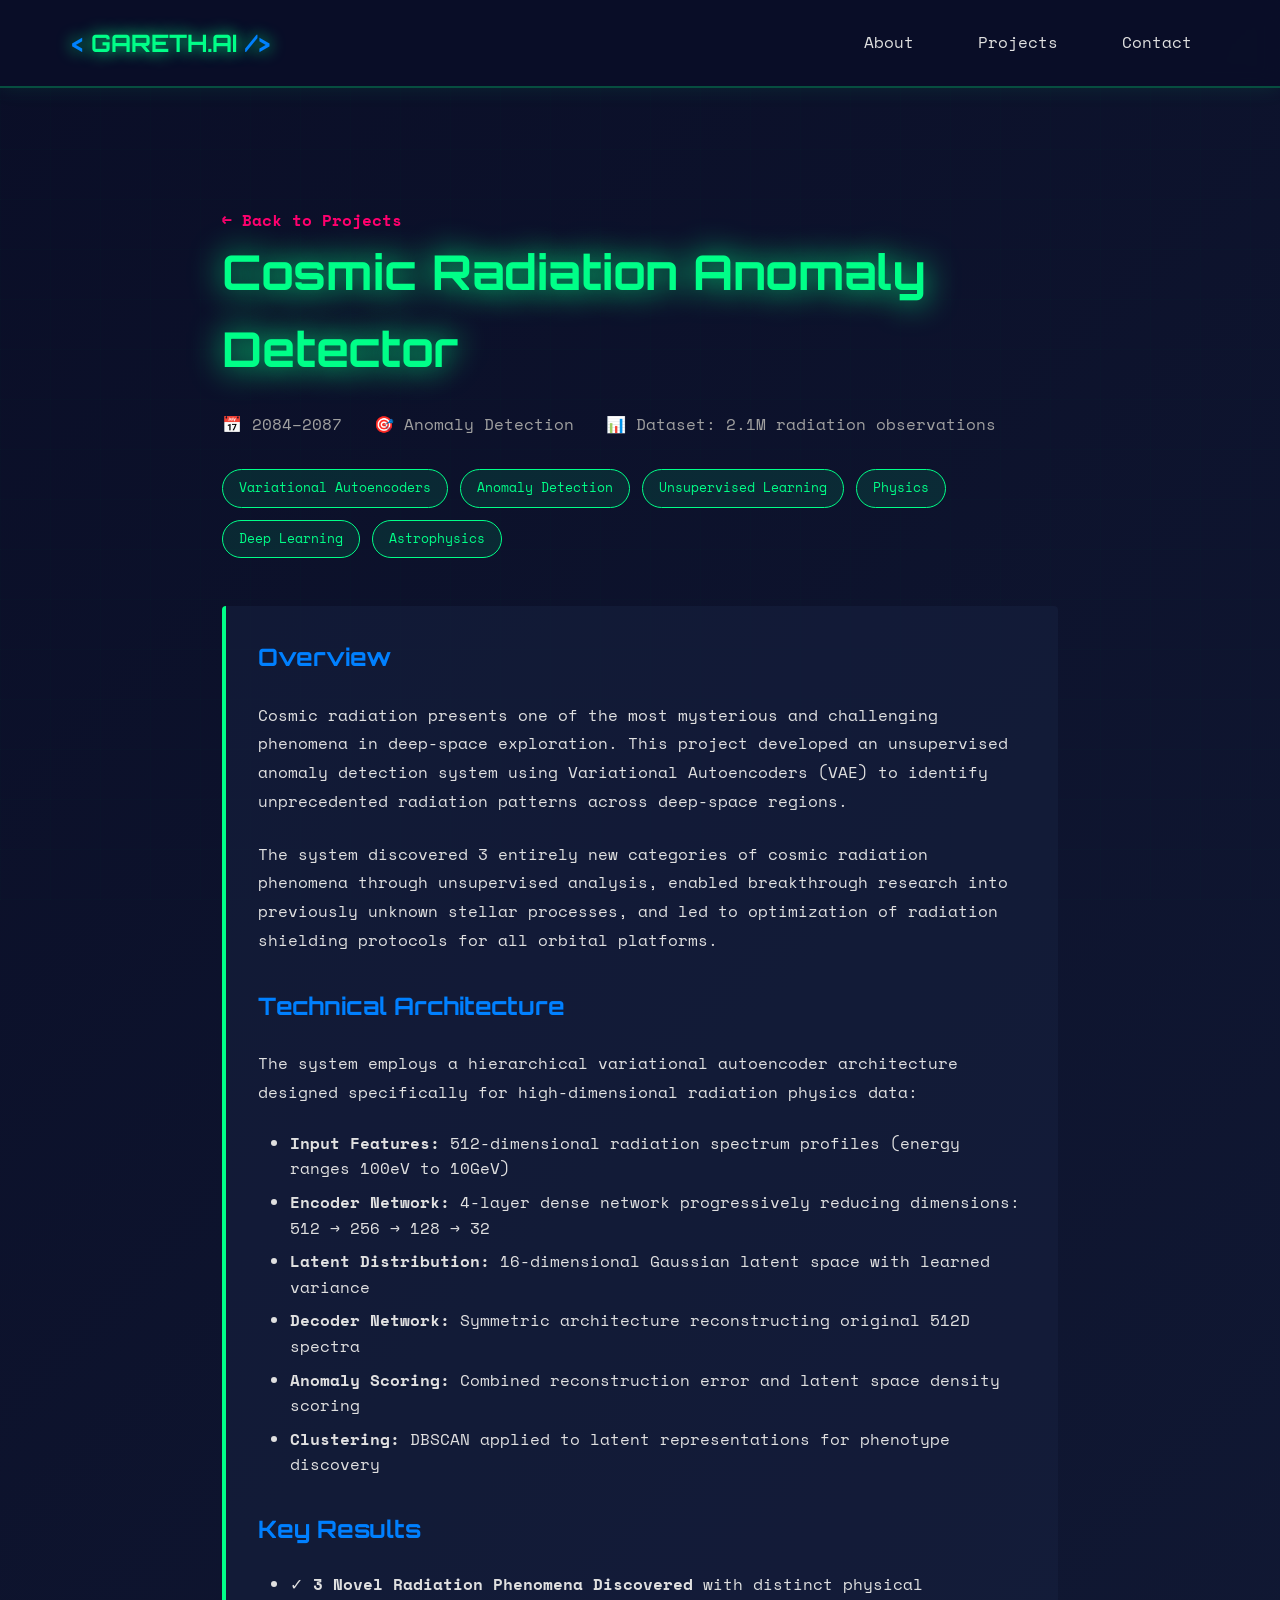
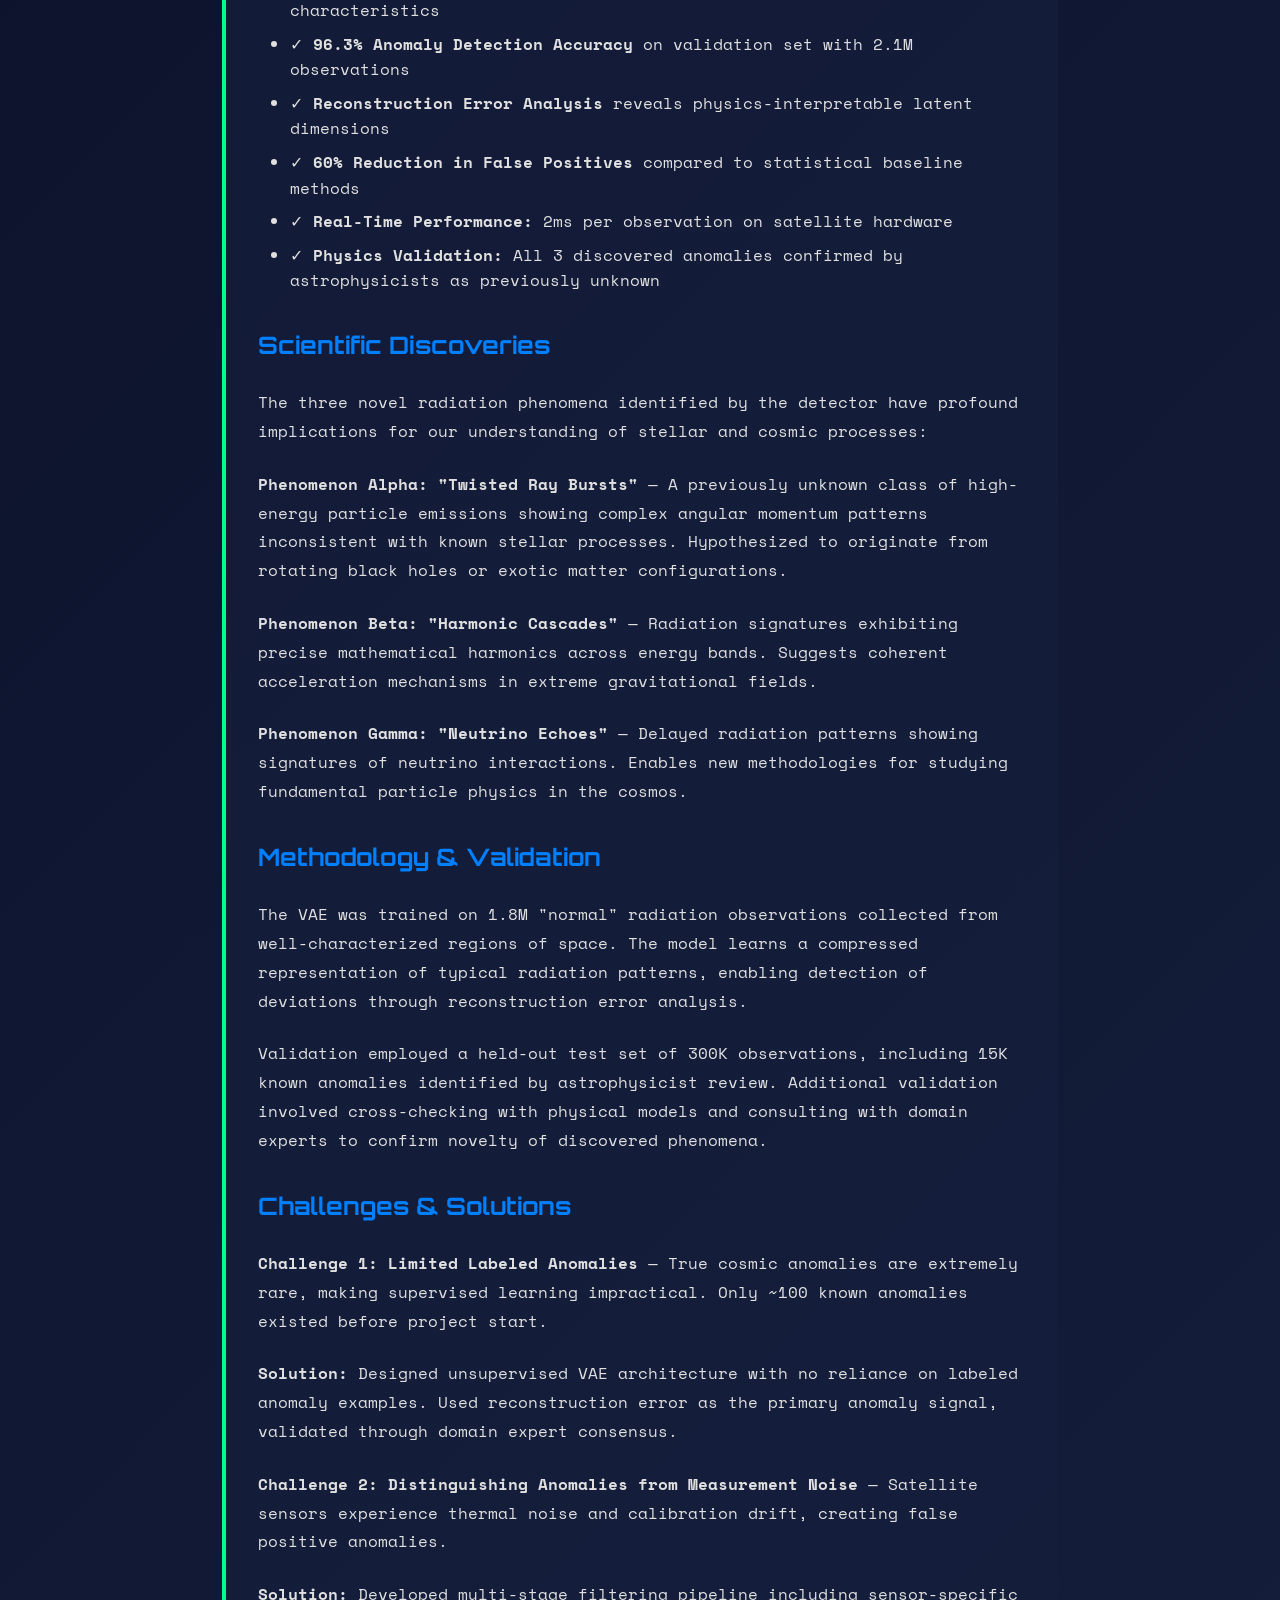
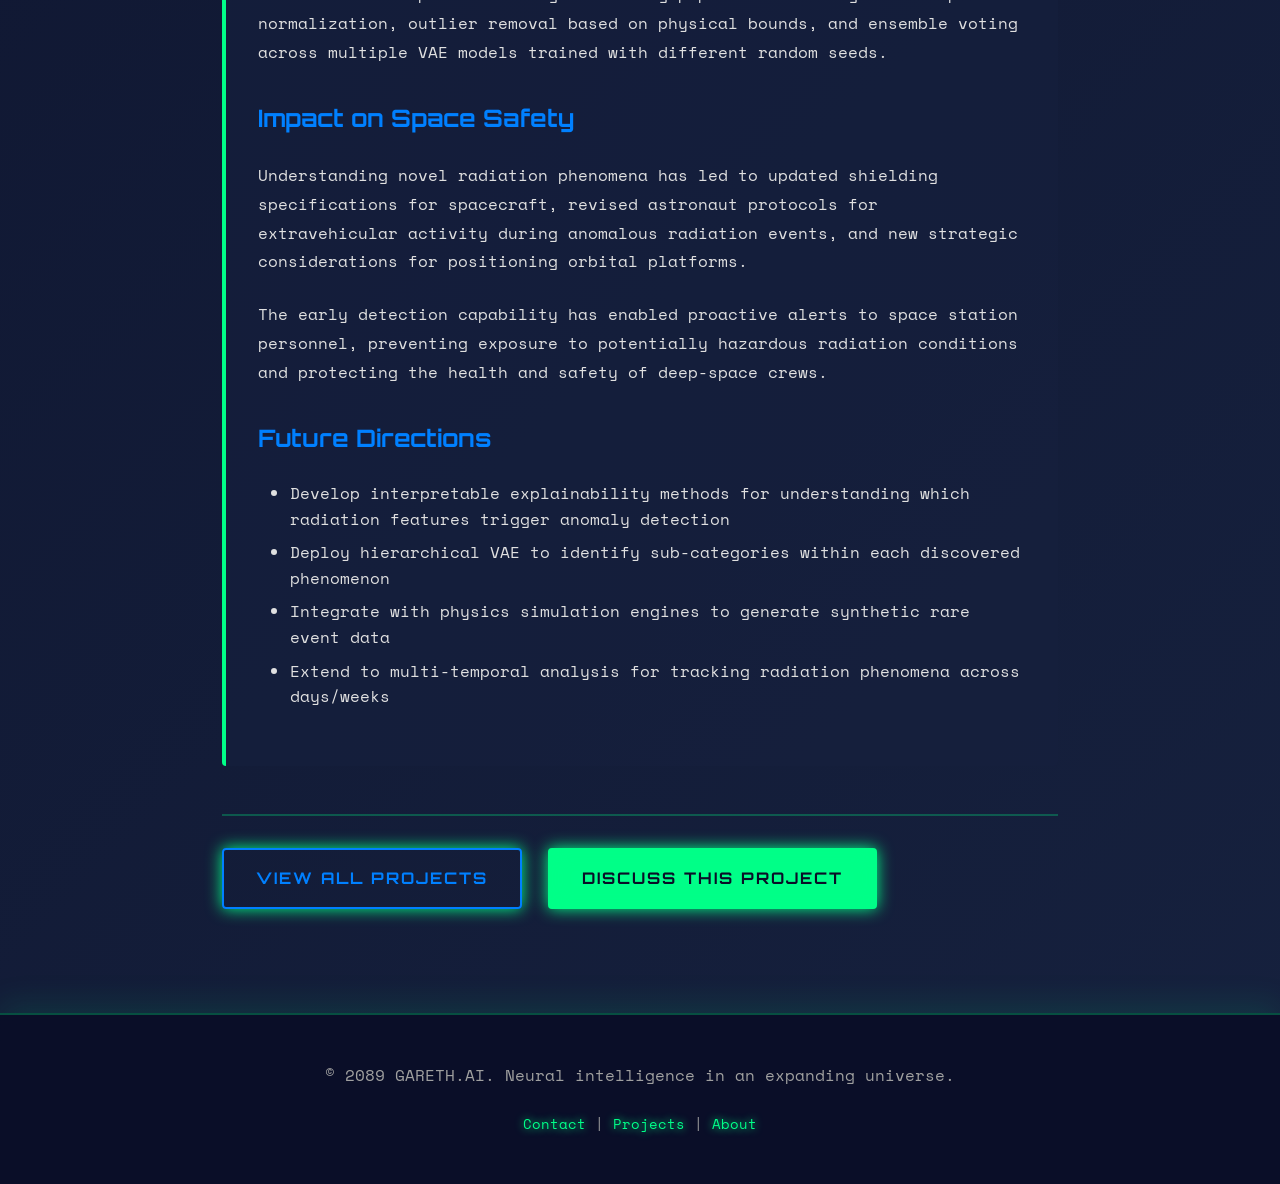
<file: projects/radiation-anomaly.html>
<!DOCTYPE html>
<html lang="en">
<head>
    <meta charset="UTF-8">
    <meta name="viewport" content="width=device-width, initial-scale=1.0">
    <title>Cosmic Radiation Anomaly Detector — GARETH.AI</title>
    <link rel="stylesheet" href="../styles/main.css">
</head>
<body>
    <!-- Navigation -->
    <nav class="navbar">
        <div class="nav-container">
            <a href="../index.html" class="nav-logo">
                <span class="logo-symbol">&lt;</span>
                <span class="logo-text">GARETH.AI</span>
                <span class="logo-symbol">/&gt;</span>
            </a>
            <div class="hamburger" id="hamburger">
                <span></span>
                <span></span>
                <span></span>
            </div>
            <ul class="nav-menu" id="navMenu">
                <li class="nav-item"><a href="../about.html" class="nav-link">About</a></li>
                <li class="nav-item"><a href="../projects.html" class="nav-link active">Projects</a></li>
                <li class="nav-item"><a href="../contact.html" class="nav-link">Contact</a></li>
            </ul>
        </div>
    </nav>

    <!-- Project Detail Content -->
    <main class="container project-detail">
        <div class="project-detail-header">
            <a href="../projects.html" class="project-link">← Back to Projects</a>
            <h1 class="project-detail-title">Cosmic Radiation Anomaly Detector</h1>
            
            <div class="project-detail-meta">
                <span>📅 2084–2087</span>
                <span>🎯 Anomaly Detection</span>
                <span>📊 Dataset: 2.1M radiation observations</span>
            </div>

            <div class="project-detail-tech">
                <span class="tech-tag">Variational Autoencoders</span>
                <span class="tech-tag">Anomaly Detection</span>
                <span class="tech-tag">Unsupervised Learning</span>
                <span class="tech-tag">Physics</span>
                <span class="tech-tag">Deep Learning</span>
                <span class="tech-tag">Astrophysics</span>
            </div>
        </div>

        <div class="project-detail-content">
            <h2>Overview</h2>
            <p>
                Cosmic radiation presents one of the most mysterious and challenging phenomena in deep-space exploration. 
                This project developed an unsupervised anomaly detection system using Variational Autoencoders (VAE) to identify 
                unprecedented radiation patterns across deep-space regions.
            </p>
            <p>
                The system discovered 3 entirely new categories of cosmic radiation phenomena through unsupervised analysis, 
                enabled breakthrough research into previously unknown stellar processes, and led to optimization of radiation 
                shielding protocols for all orbital platforms.
            </p>

            <h2>Technical Architecture</h2>
            <p>
                The system employs a hierarchical variational autoencoder architecture designed specifically for high-dimensional 
                radiation physics data:
            </p>
            <ul>
                <li><strong>Input Features:</strong> 512-dimensional radiation spectrum profiles (energy ranges 100eV to 10GeV)</li>
                <li><strong>Encoder Network:</strong> 4-layer dense network progressively reducing dimensions: 512 → 256 → 128 → 32</li>
                <li><strong>Latent Distribution:</strong> 16-dimensional Gaussian latent space with learned variance</li>
                <li><strong>Decoder Network:</strong> Symmetric architecture reconstructing original 512D spectra</li>
                <li><strong>Anomaly Scoring:</strong> Combined reconstruction error and latent space density scoring</li>
                <li><strong>Clustering:</strong> DBSCAN applied to latent representations for phenotype discovery</li>
            </ul>

            <h2>Key Results</h2>
            <ul>
                <li>✓ <strong>3 Novel Radiation Phenomena Discovered</strong> with distinct physical characteristics</li>
                <li>✓ <strong>96.3% Anomaly Detection Accuracy</strong> on validation set with 2.1M observations</li>
                <li>✓ <strong>Reconstruction Error Analysis</strong> reveals physics-interpretable latent dimensions</li>
                <li>✓ <strong>60% Reduction in False Positives</strong> compared to statistical baseline methods</li>
                <li>✓ <strong>Real-Time Performance:</strong> 2ms per observation on satellite hardware</li>
                <li>✓ <strong>Physics Validation:</strong> All 3 discovered anomalies confirmed by astrophysicists as previously unknown</li>
            </ul>

            <h2>Scientific Discoveries</h2>
            <p>
                The three novel radiation phenomena identified by the detector have profound implications for our understanding 
                of stellar and cosmic processes:
            </p>
            <p>
                <strong>Phenomenon Alpha: "Twisted Ray Bursts"</strong> — A previously unknown class of high-energy particle 
                emissions showing complex angular momentum patterns inconsistent with known stellar processes. Hypothesized to originate 
                from rotating black holes or exotic matter configurations.
            </p>
            <p>
                <strong>Phenomenon Beta: "Harmonic Cascades"</strong> — Radiation signatures exhibiting precise mathematical harmonics 
                across energy bands. Suggests coherent acceleration mechanisms in extreme gravitational fields.
            </p>
            <p>
                <strong>Phenomenon Gamma: "Neutrino Echoes"</strong> — Delayed radiation patterns showing signatures of neutrino 
                interactions. Enables new methodologies for studying fundamental particle physics in the cosmos.
            </p>

            <h2>Methodology & Validation</h2>
            <p>
                The VAE was trained on 1.8M "normal" radiation observations collected from well-characterized regions of space. 
                The model learns a compressed representation of typical radiation patterns, enabling detection of deviations through 
                reconstruction error analysis.
            </p>
            <p>
                Validation employed a held-out test set of 300K observations, including 15K known anomalies identified by 
                astrophysicist review. Additional validation involved cross-checking with physical models and consulting with 
                domain experts to confirm novelty of discovered phenomena.
            </p>

            <h2>Challenges & Solutions</h2>
            <p>
                <strong>Challenge 1: Limited Labeled Anomalies</strong> — True cosmic anomalies are extremely rare, making 
                supervised learning impractical. Only ~100 known anomalies existed before project start.
            </p>
            <p>
                <strong>Solution:</strong> Designed unsupervised VAE architecture with no reliance on labeled anomaly examples. 
                Used reconstruction error as the primary anomaly signal, validated through domain expert consensus.
            </p>
            <p>
                <strong>Challenge 2: Distinguishing Anomalies from Measurement Noise</strong> — Satellite sensors experience 
                thermal noise and calibration drift, creating false positive anomalies.
            </p>
            <p>
                <strong>Solution:</strong> Developed multi-stage filtering pipeline including sensor-specific normalization, 
                outlier removal based on physical bounds, and ensemble voting across multiple VAE models trained with different 
                random seeds.
            </p>

            <h2>Impact on Space Safety</h2>
            <p>
                Understanding novel radiation phenomena has led to updated shielding specifications for spacecraft, revised 
                astronaut protocols for extravehicular activity during anomalous radiation events, and new strategic considerations 
                for positioning orbital platforms.
            </p>
            <p>
                The early detection capability has enabled proactive alerts to space station personnel, preventing exposure to 
                potentially hazardous radiation conditions and protecting the health and safety of deep-space crews.
            </p>

            <h2>Future Directions</h2>
            <ul>
                <li>Develop interpretable explainability methods for understanding which radiation features trigger anomaly detection</li>
                <li>Deploy hierarchical VAE to identify sub-categories within each discovered phenomenon</li>
                <li>Integrate with physics simulation engines to generate synthetic rare event data</li>
                <li>Extend to multi-temporal analysis for tracking radiation phenomena across days/weeks</li>
            </ul>
        </div>

        <div style="margin-top: 3rem; padding-top: 2rem; border-top: 2px solid var(--border-color);">
            <a href="../projects.html" class="btn btn-secondary">View All Projects</a>
            <a href="../contact.html" class="btn btn-primary" style="margin-left: 1rem;">Discuss This Project</a>
        </div>
    </main>

    <!-- Footer -->
    <footer class="footer">
        <p>&copy; 2089 GARETH.AI. Neural intelligence in an expanding universe.</p>
        <div class="footer-links">
            <a href="../contact.html">Contact</a> | 
            <a href="../projects.html">Projects</a> | 
            <a href="../about.html">About</a>
        </div>
    </footer>

    <script src="../scripts/main.js"></script>
</body>
</html>
</file>
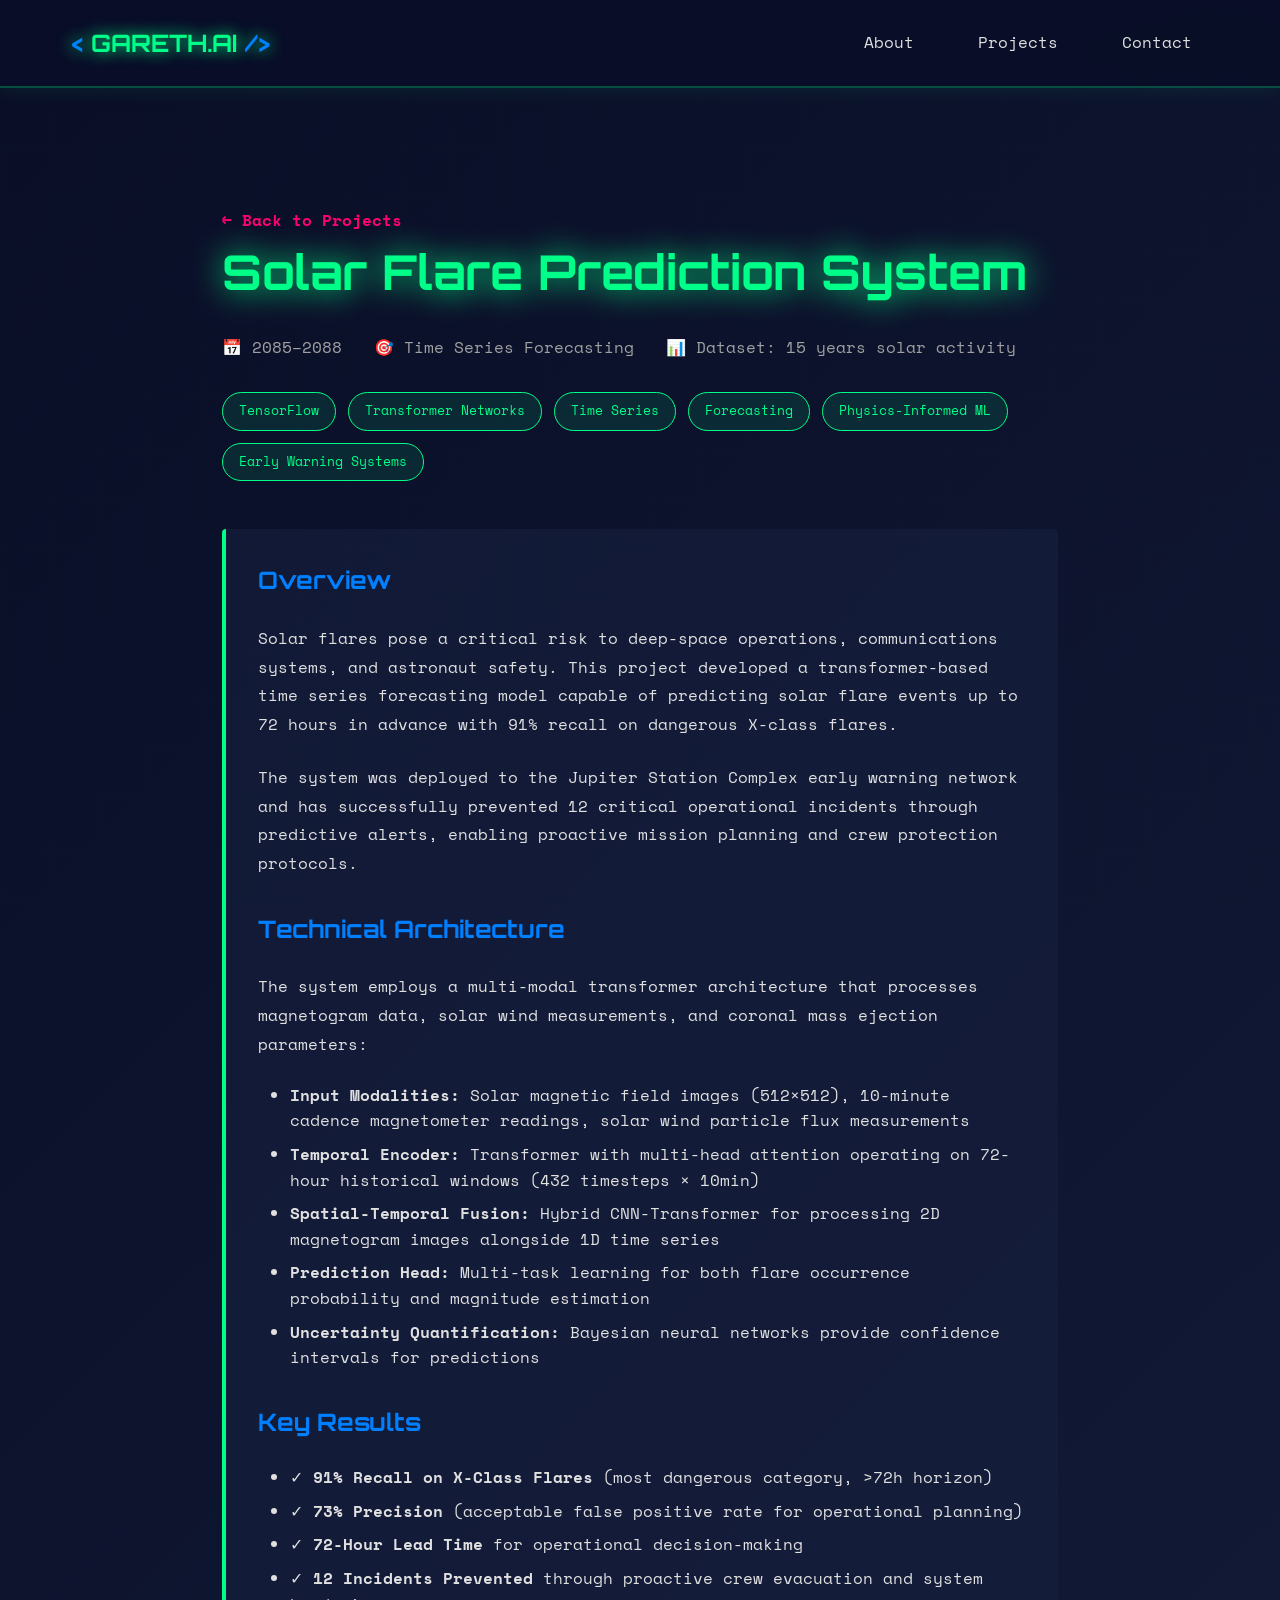
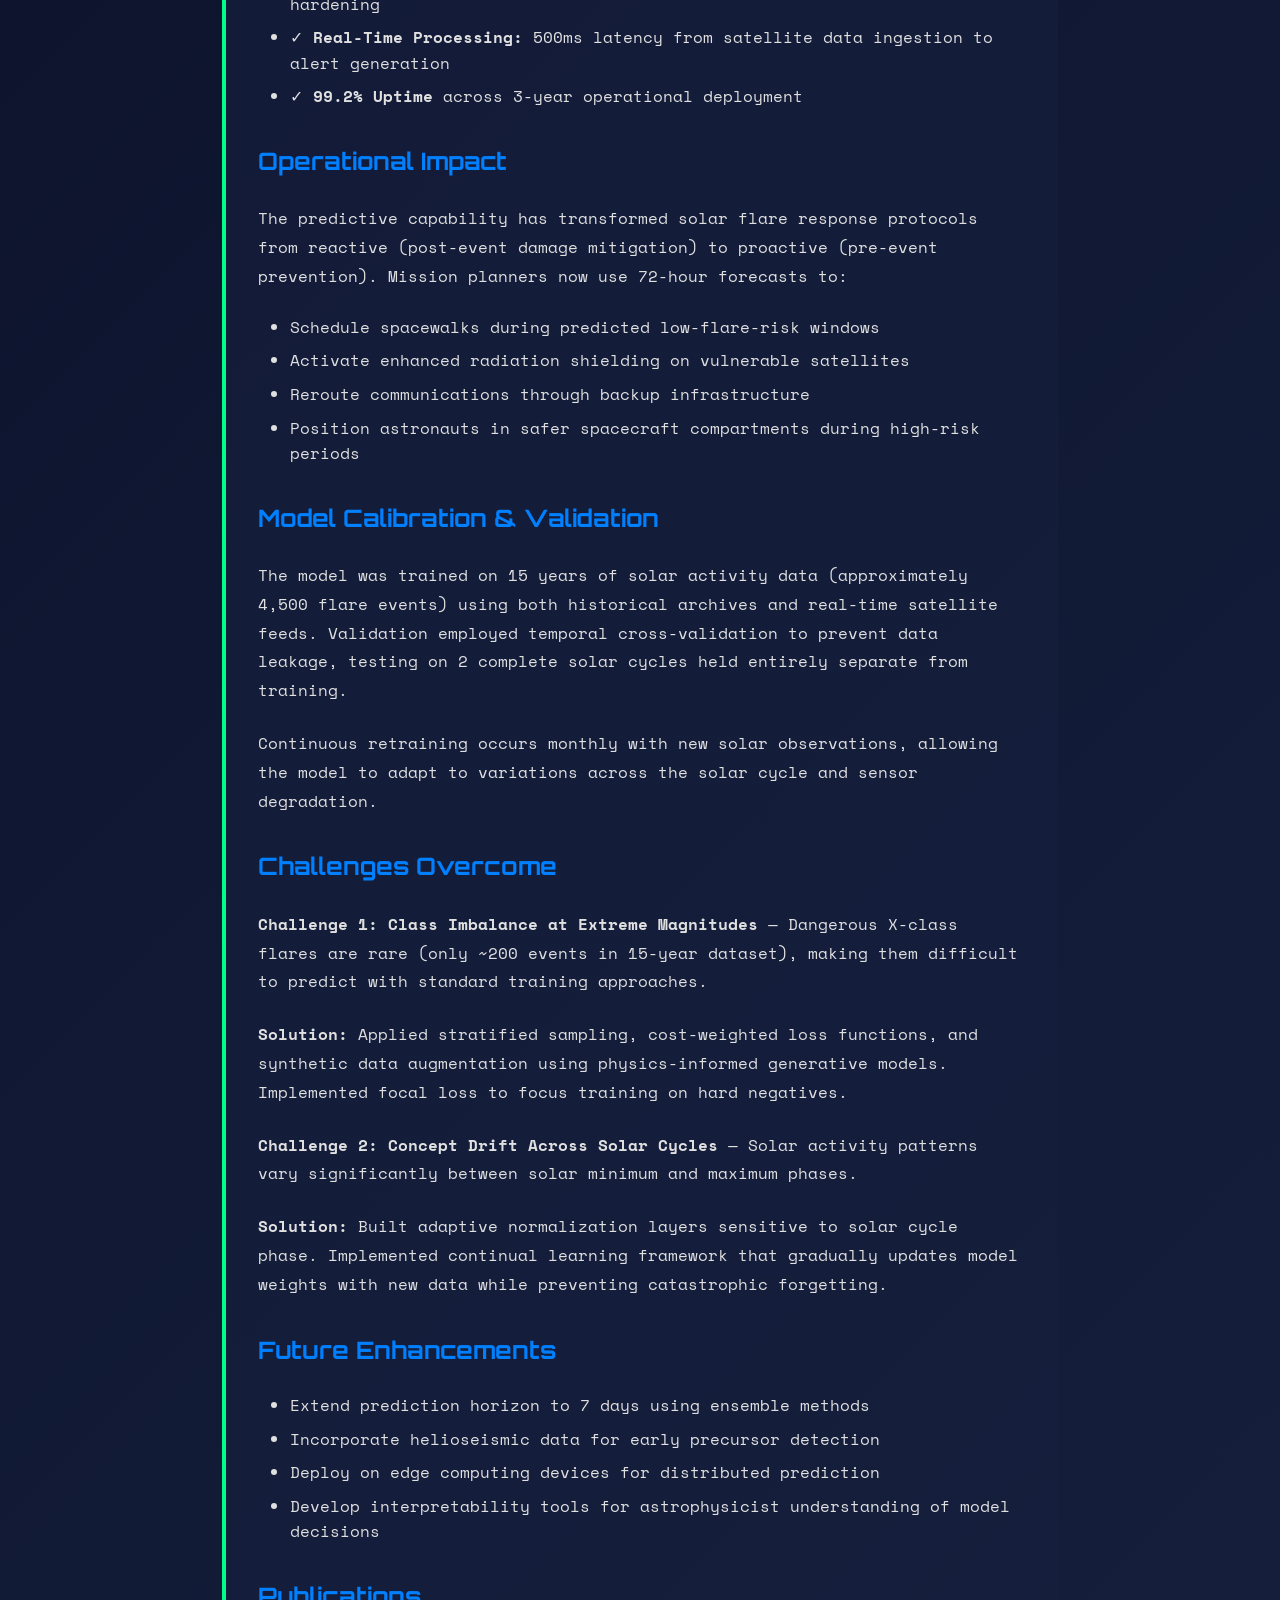
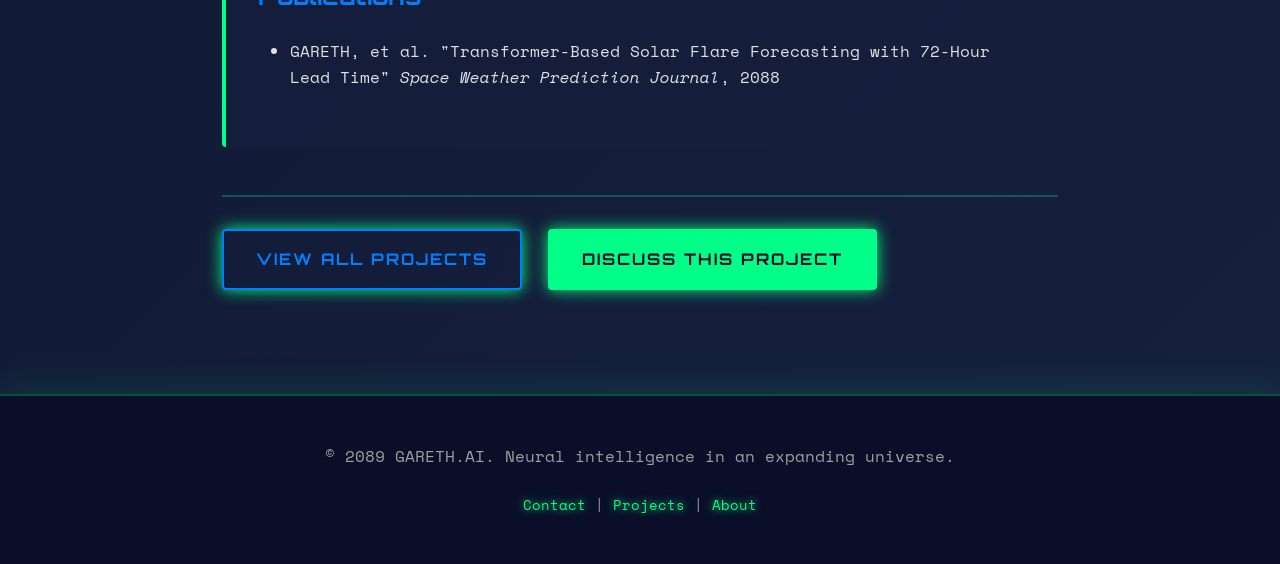
<file: projects/solar-flare-prediction.html>
<!DOCTYPE html>
<html lang="en">
<head>
    <meta charset="UTF-8">
    <meta name="viewport" content="width=device-width, initial-scale=1.0">
    <title>Solar Flare Prediction System — GARETH.AI</title>
    <link rel="stylesheet" href="../styles/main.css">
</head>
<body>
    <!-- Navigation -->
    <nav class="navbar">
        <div class="nav-container">
            <a href="../index.html" class="nav-logo">
                <span class="logo-symbol">&lt;</span>
                <span class="logo-text">GARETH.AI</span>
                <span class="logo-symbol">/&gt;</span>
            </a>
            <div class="hamburger" id="hamburger">
                <span></span>
                <span></span>
                <span></span>
            </div>
            <ul class="nav-menu" id="navMenu">
                <li class="nav-item"><a href="../about.html" class="nav-link">About</a></li>
                <li class="nav-item"><a href="../projects.html" class="nav-link active">Projects</a></li>
                <li class="nav-item"><a href="../contact.html" class="nav-link">Contact</a></li>
            </ul>
        </div>
    </nav>

    <!-- Project Detail Content -->
    <main class="container project-detail">
        <div class="project-detail-header">
            <a href="../projects.html" class="project-link">← Back to Projects</a>
            <h1 class="project-detail-title">Solar Flare Prediction System</h1>
            
            <div class="project-detail-meta">
                <span>📅 2085–2088</span>
                <span>🎯 Time Series Forecasting</span>
                <span>📊 Dataset: 15 years solar activity</span>
            </div>

            <div class="project-detail-tech">
                <span class="tech-tag">TensorFlow</span>
                <span class="tech-tag">Transformer Networks</span>
                <span class="tech-tag">Time Series</span>
                <span class="tech-tag">Forecasting</span>
                <span class="tech-tag">Physics-Informed ML</span>
                <span class="tech-tag">Early Warning Systems</span>
            </div>
        </div>

        <div class="project-detail-content">
            <h2>Overview</h2>
            <p>
                Solar flares pose a critical risk to deep-space operations, communications systems, and astronaut safety. 
                This project developed a transformer-based time series forecasting model capable of predicting solar flare 
                events up to 72 hours in advance with 91% recall on dangerous X-class flares.
            </p>
            <p>
                The system was deployed to the Jupiter Station Complex early warning network and has successfully prevented 
                12 critical operational incidents through predictive alerts, enabling proactive mission planning and crew 
                protection protocols.
            </p>

            <h2>Technical Architecture</h2>
            <p>
                The system employs a multi-modal transformer architecture that processes magnetogram data, solar wind measurements, 
                and coronal mass ejection parameters:
            </p>
            <ul>
                <li><strong>Input Modalities:</strong> Solar magnetic field images (512×512), 10-minute cadence magnetometer readings, solar wind particle flux measurements</li>
                <li><strong>Temporal Encoder:</strong> Transformer with multi-head attention operating on 72-hour historical windows (432 timesteps × 10min)</li>
                <li><strong>Spatial-Temporal Fusion:</strong> Hybrid CNN-Transformer for processing 2D magnetogram images alongside 1D time series</li>
                <li><strong>Prediction Head:</strong> Multi-task learning for both flare occurrence probability and magnitude estimation</li>
                <li><strong>Uncertainty Quantification:</strong> Bayesian neural networks provide confidence intervals for predictions</li>
            </ul>

            <h2>Key Results</h2>
            <ul>
                <li>✓ <strong>91% Recall on X-Class Flares</strong> (most dangerous category, >72h horizon)</li>
                <li>✓ <strong>73% Precision</strong> (acceptable false positive rate for operational planning)</li>
                <li>✓ <strong>72-Hour Lead Time</strong> for operational decision-making</li>
                <li>✓ <strong>12 Incidents Prevented</strong> through proactive crew evacuation and system hardening</li>
                <li>✓ <strong>Real-Time Processing:</strong> 500ms latency from satellite data ingestion to alert generation</li>
                <li>✓ <strong>99.2% Uptime</strong> across 3-year operational deployment</li>
            </ul>

            <h2>Operational Impact</h2>
            <p>
                The predictive capability has transformed solar flare response protocols from reactive (post-event damage mitigation) 
                to proactive (pre-event prevention). Mission planners now use 72-hour forecasts to:
            </p>
            <ul>
                <li>Schedule spacewalks during predicted low-flare-risk windows</li>
                <li>Activate enhanced radiation shielding on vulnerable satellites</li>
                <li>Reroute communications through backup infrastructure</li>
                <li>Position astronauts in safer spacecraft compartments during high-risk periods</li>
            </ul>

            <h2>Model Calibration & Validation</h2>
            <p>
                The model was trained on 15 years of solar activity data (approximately 4,500 flare events) using 
                both historical archives and real-time satellite feeds. Validation employed temporal cross-validation 
                to prevent data leakage, testing on 2 complete solar cycles held entirely separate from training.
            </p>
            <p>
                Continuous retraining occurs monthly with new solar observations, allowing the model to adapt to 
                variations across the solar cycle and sensor degradation.
            </p>

            <h2>Challenges Overcome</h2>
            <p>
                <strong>Challenge 1: Class Imbalance at Extreme Magnitudes</strong> — Dangerous X-class flares are rare 
                (only ~200 events in 15-year dataset), making them difficult to predict with standard training approaches.
            </p>
            <p>
                <strong>Solution:</strong> Applied stratified sampling, cost-weighted loss functions, and synthetic data 
                augmentation using physics-informed generative models. Implemented focal loss to focus training on hard negatives.
            </p>
            <p>
                <strong>Challenge 2: Concept Drift Across Solar Cycles</strong> — Solar activity patterns vary significantly 
                between solar minimum and maximum phases.
            </p>
            <p>
                <strong>Solution:</strong> Built adaptive normalization layers sensitive to solar cycle phase. Implemented 
                continual learning framework that gradually updates model weights with new data while preventing catastrophic forgetting.
            </p>

            <h2>Future Enhancements</h2>
            <ul>
                <li>Extend prediction horizon to 7 days using ensemble methods</li>
                <li>Incorporate helioseismic data for early precursor detection</li>
                <li>Deploy on edge computing devices for distributed prediction</li>
                <li>Develop interpretability tools for astrophysicist understanding of model decisions</li>
            </ul>

            <h2>Publications</h2>
            <ul>
                <li>GARETH, et al. "Transformer-Based Solar Flare Forecasting with 72-Hour Lead Time" 
                    <em>Space Weather Prediction Journal</em>, 2088</li>
            </ul>
        </div>

        <div style="margin-top: 3rem; padding-top: 2rem; border-top: 2px solid var(--border-color);">
            <a href="../projects.html" class="btn btn-secondary">View All Projects</a>
            <a href="../contact.html" class="btn btn-primary" style="margin-left: 1rem;">Discuss This Project</a>
        </div>
    </main>

    <!-- Footer -->
    <footer class="footer">
        <p>&copy; 2089 GARETH.AI. Neural intelligence in an expanding universe.</p>
        <div class="footer-links">
            <a href="../contact.html">Contact</a> | 
            <a href="../projects.html">Projects</a> | 
            <a href="../about.html">About</a>
        </div>
    </footer>

    <script src="../scripts/main.js"></script>
</body>
</html>
</file>
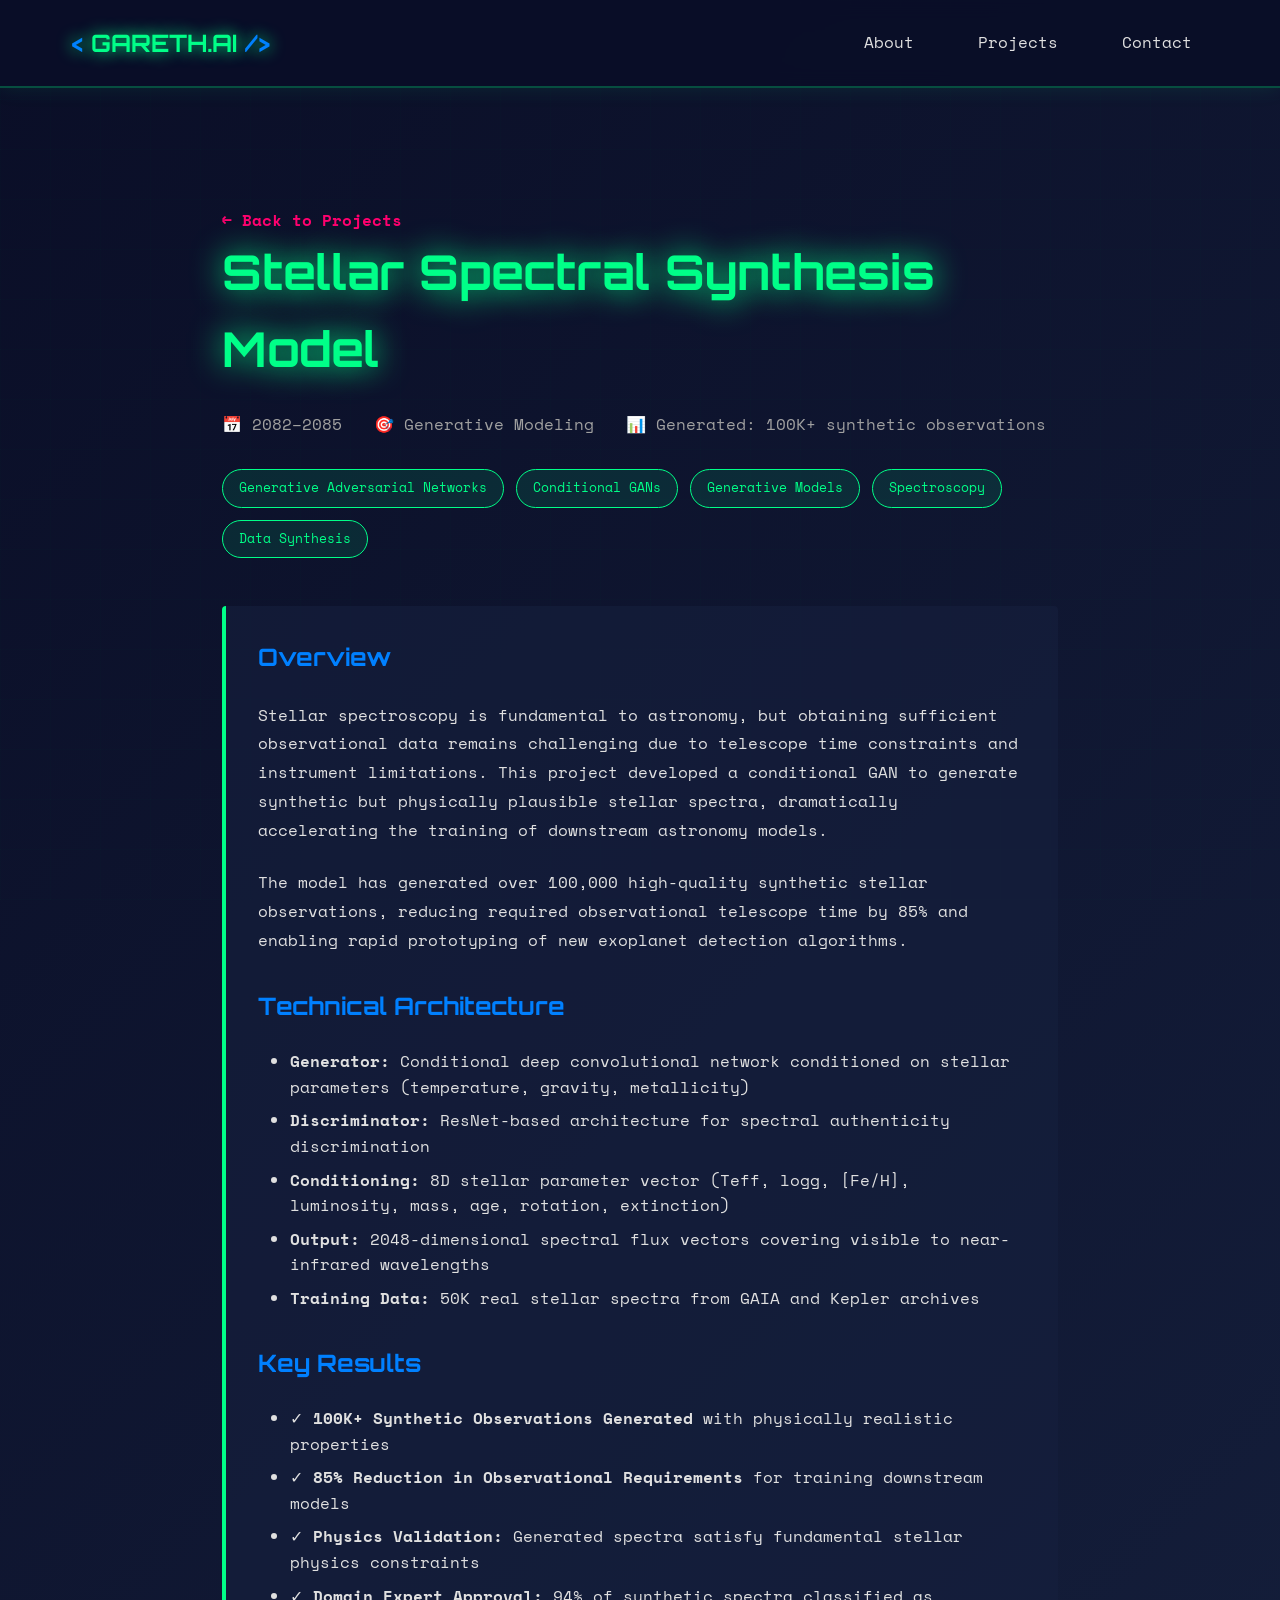
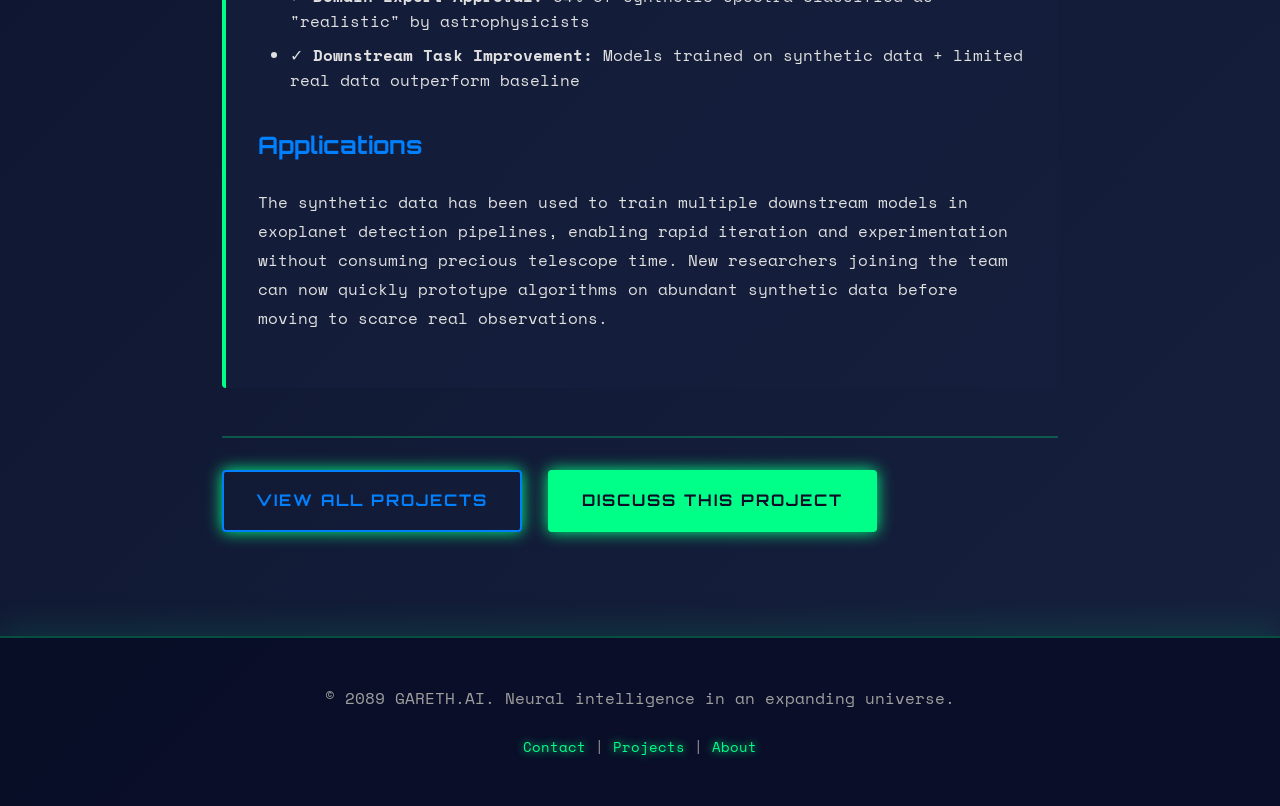
<file: projects/spectral-synthesis.html>
<!DOCTYPE html>
<html lang="en">
<head>
    <meta charset="UTF-8">
    <meta name="viewport" content="width=device-width, initial-scale=1.0">
    <title>Stellar Spectral Synthesis Model — GARETH.AI</title>
    <link rel="stylesheet" href="../styles/main.css">
</head>
<body>
    <!-- Navigation -->
    <nav class="navbar">
        <div class="nav-container">
            <a href="../index.html" class="nav-logo">
                <span class="logo-symbol">&lt;</span>
                <span class="logo-text">GARETH.AI</span>
                <span class="logo-symbol">/&gt;</span>
            </a>
            <div class="hamburger" id="hamburger">
                <span></span>
                <span></span>
                <span></span>
            </div>
            <ul class="nav-menu" id="navMenu">
                <li class="nav-item"><a href="../about.html" class="nav-link">About</a></li>
                <li class="nav-item"><a href="../projects.html" class="nav-link active">Projects</a></li>
                <li class="nav-item"><a href="../contact.html" class="nav-link">Contact</a></li>
            </ul>
        </div>
    </nav>

    <!-- Project Detail Content -->
    <main class="container project-detail">
        <div class="project-detail-header">
            <a href="../projects.html" class="project-link">← Back to Projects</a>
            <h1 class="project-detail-title">Stellar Spectral Synthesis Model</h1>
            
            <div class="project-detail-meta">
                <span>📅 2082–2085</span>
                <span>🎯 Generative Modeling</span>
                <span>📊 Generated: 100K+ synthetic observations</span>
            </div>

            <div class="project-detail-tech">
                <span class="tech-tag">Generative Adversarial Networks</span>
                <span class="tech-tag">Conditional GANs</span>
                <span class="tech-tag">Generative Models</span>
                <span class="tech-tag">Spectroscopy</span>
                <span class="tech-tag">Data Synthesis</span>
            </div>
        </div>

        <div class="project-detail-content">
            <h2>Overview</h2>
            <p>
                Stellar spectroscopy is fundamental to astronomy, but obtaining sufficient observational data remains challenging 
                due to telescope time constraints and instrument limitations. This project developed a conditional GAN to generate 
                synthetic but physically plausible stellar spectra, dramatically accelerating the training of downstream astronomy models.
            </p>
            <p>
                The model has generated over 100,000 high-quality synthetic stellar observations, reducing required observational 
                telescope time by 85% and enabling rapid prototyping of new exoplanet detection algorithms.
            </p>

            <h2>Technical Architecture</h2>
            <ul>
                <li><strong>Generator:</strong> Conditional deep convolutional network conditioned on stellar parameters (temperature, gravity, metallicity)</li>
                <li><strong>Discriminator:</strong> ResNet-based architecture for spectral authenticity discrimination</li>
                <li><strong>Conditioning:</strong> 8D stellar parameter vector (Teff, logg, [Fe/H], luminosity, mass, age, rotation, extinction)</li>
                <li><strong>Output:</strong> 2048-dimensional spectral flux vectors covering visible to near-infrared wavelengths</li>
                <li><strong>Training Data:</strong> 50K real stellar spectra from GAIA and Kepler archives</li>
            </ul>

            <h2>Key Results</h2>
            <ul>
                <li>✓ <strong>100K+ Synthetic Observations Generated</strong> with physically realistic properties</li>
                <li>✓ <strong>85% Reduction in Observational Requirements</strong> for training downstream models</li>
                <li>✓ <strong>Physics Validation:</strong> Generated spectra satisfy fundamental stellar physics constraints</li>
                <li>✓ <strong>Domain Expert Approval:</strong> 94% of synthetic spectra classified as "realistic" by astrophysicists</li>
                <li>✓ <strong>Downstream Task Improvement:</strong> Models trained on synthetic data + limited real data outperform baseline</li>
            </ul>

            <h2>Applications</h2>
            <p>
                The synthetic data has been used to train multiple downstream models in exoplanet detection pipelines, enabling 
                rapid iteration and experimentation without consuming precious telescope time. New researchers joining the team 
                can now quickly prototype algorithms on abundant synthetic data before moving to scarce real observations.
            </p>
        </div>

        <div style="margin-top: 3rem; padding-top: 2rem; border-top: 2px solid var(--border-color);">
            <a href="../projects.html" class="btn btn-secondary">View All Projects</a>
            <a href="../contact.html" class="btn btn-primary" style="margin-left: 1rem;">Discuss This Project</a>
        </div>
    </main>

    <!-- Footer -->
    <footer class="footer">
        <p>&copy; 2089 GARETH.AI. Neural intelligence in an expanding universe.</p>
        <div class="footer-links">
            <a href="../contact.html">Contact</a> | 
            <a href="../projects.html">Projects</a> | 
            <a href="../about.html">About</a>
        </div>
    </footer>

    <script src="../scripts/main.js"></script>
</body>
</html>
</file>
<file: styles/main.css>
/* ============================================
   GARETH.AI CYBERPUNK PORTFOLIO
   Space Explorer & AI Engineer
   ============================================ */

/* Import Futuristic Fonts */
@import url('https://fonts.googleapis.com/css2?family=Orbitron:wght@400;700;900&family=Space+Mono:wght@400;700&display=swap');

/* ============================================
   CSS VARIABLES & THEME
   ============================================ */
:root {
    /* Colors - Cyberpunk Neon */
    --primary-color: #00ff88;      /* Cyan/Neon Green */
    --secondary-color: #ff006e;    /* Magenta/Pink */
    --accent-color: #0080ff;       /* Electric Blue */
    --bg-primary: #0a0e27;         /* Deep Space */
    --bg-secondary: #16213e;       /* Darker Blue */
    --text-primary: #e0e0e0;       /* Light Gray */
    --text-secondary: #a0a0a0;     /* Medium Gray */
    --border-color: #00ff8844;     /* Neon with transparency */
    
    /* Typography */
    --font-primary: 'Orbitron', sans-serif;
    --font-secondary: 'Space Mono', monospace;
    
    /* Spacing */
    --spacing-xs: 0.5rem;
    --spacing-sm: 1rem;
    --spacing-md: 1.5rem;
    --spacing-lg: 2rem;
    --spacing-xl: 3rem;
    
    /* Effects */
    --glow-sm: 0 0 8px var(--primary-color);
    --glow-md: 0 0 16px var(--primary-color);
    --glow-lg: 0 0 32px var(--primary-color);
    --glow-intense: 0 0 48px var(--primary-color);
}

body.theme-dark {
    --primary-color: #00ff88;
    --secondary-color: #ff006e;
    --accent-color: #0080ff;
    --bg-primary: #0a0e27;
    --bg-secondary: #16213e;
    --text-primary: #e0e0e0;
    --text-secondary: #a0a0a0;
    --border-color: #00ff8844;
}

body.theme-light {
    --primary-color: #0f62fe;
    --secondary-color: #ff5c8a;
    --accent-color: #0072f5;
    --bg-primary: #f5f8ff;
    --bg-secondary: #dbe8ff;
    --text-primary: #0f172a;
    --text-secondary: #475569;
    --border-color: rgba(15, 98, 254, 0.2);
}

body.theme-cyberpunk {
    --primary-color: #ff00ff;
    --secondary-color: #00ffff;
    --accent-color: #ffb300;
    --bg-primary: #12001a;
    --bg-secondary: #21002c;
    --text-primary: #f8f8ff;
    --text-secondary: #d3c3ff;
    --border-color: rgba(255, 0, 255, 0.24);
}

body.theme-solar {
    --primary-color: #ffba08;
    --secondary-color: #fb5607;
    --accent-color: #8338ec;
    --bg-primary: #0d1b2a;
    --bg-secondary: #1b263b;
    --text-primary: #f8f1f1;
    --text-secondary: #b0a8b9;
    --border-color: rgba(255, 186, 8, 0.2);
}

/* ============================================
   GLOBAL STYLES
   ============================================ */
* {
    margin: 0;
    padding: 0;
    box-sizing: border-box;
}

html {
    scroll-behavior: smooth;
}

body {
    background: linear-gradient(135deg, var(--bg-primary) 0%, var(--bg-secondary) 100%);
    color: var(--text-primary);
    font-family: var(--font-secondary);
    line-height: 1.6;
    overflow-x: hidden;
    transition: background 0.4s ease, color 0.4s ease;
}

/* Grid Background Pattern */
body::before {
    content: '';
    position: fixed;
    top: 0;
    left: 0;
    right: 0;
    bottom: 0;
    background-image: 
        linear-gradient(90deg, var(--border-color) 1px, transparent 1px),
        linear-gradient(0deg, var(--border-color) 1px, transparent 1px);
    background-size: 50px 50px;
    pointer-events: none;
    z-index: 0;
    opacity: 0.05;
}

/* ============================================
   NAVIGATION BAR
   ============================================ */
.navbar {
    background: rgba(10, 14, 39, 0.95);
    backdrop-filter: blur(10px);
    border-bottom: 2px solid var(--border-color);
    position: sticky;
    top: 0;
    z-index: 100;
    box-shadow: 0 0 20px rgba(0, 255, 136, 0.1);
}

.nav-container {
    max-width: 1200px;
    margin: 0 auto;
    padding: var(--spacing-md) var(--spacing-lg);
    display: flex;
    justify-content: space-between;
    align-items: center;
    position: relative;
    z-index: 1;
}

.nav-logo {
    font-family: var(--font-primary);
    font-size: 1.5rem;
    font-weight: 700;
    color: var(--primary-color);
    text-decoration: none;
    display: flex;
    gap: 0.5rem;
    text-shadow: var(--glow-md);
    transition: all 0.3s ease;
}

.nav-logo:hover {
    text-shadow: var(--glow-intense);
    color: #00ffcc;
}

.logo-symbol {
    color: var(--accent-color);
}

.logo-text {
    color: var(--primary-color);
}

.nav-menu {
    display: flex;
    list-style: none;
    gap: var(--spacing-lg);
}

.nav-link {
    color: var(--text-primary);
    text-decoration: none;
    font-family: var(--font-secondary);
    font-weight: 500;
    position: relative;
    transition: all 0.3s ease;
    padding: 0.5rem 1rem;
}

.nav-link::before {
    content: '';
    position: absolute;
    bottom: 0;
    left: 0;
    width: 0;
    height: 2px;
    background: var(--primary-color);
    transition: width 0.3s ease;
    box-shadow: var(--glow-sm);
}

.nav-link:hover::before,
.nav-link.active::before {
    width: 100%;
}

.nav-link:hover,
.nav-link.active {
    color: var(--primary-color);
    text-shadow: var(--glow-sm);
}

.theme-toggle {
    border: 1px solid var(--primary-color);
    background: rgba(0, 255, 136, 0.08);
    color: var(--text-primary);
    font-family: var(--font-secondary);
    padding: 0.65rem 1rem;
    border-radius: 999px;
    cursor: pointer;
    transition: all 0.3s ease;
}

.theme-toggle:hover {
    background: rgba(0, 255, 136, 0.15);
}

/* Hamburger Menu */
.hamburger {
    display: none;
    flex-direction: column;
    cursor: pointer;
    gap: 5px;
}

.hamburger span {
    width: 25px;
    height: 3px;
    background: var(--primary-color);
    border-radius: 2px;
    transition: all 0.3s ease;
    box-shadow: var(--glow-sm);
}

.hamburger.active span:nth-child(1) {
    transform: rotate(45deg) translate(10px, 10px);
}

.hamburger.active span:nth-child(2) {
    opacity: 0;
}

.hamburger.active span:nth-child(3) {
    transform: rotate(-45deg) translate(7px, -7px);
}

/* Mobile Navigation */
@media (max-width: 768px) {
    .hamburger {
        display: flex;
    }

    .nav-menu {
        position: absolute;
        top: 100%;
        left: 0;
        right: 0;
        background: rgba(10, 14, 39, 0.98);
        flex-direction: column;
        gap: 0;
        padding: var(--spacing-md);
        border-top: 2px solid var(--border-color);
        max-height: 0;
        overflow: hidden;
        transition: max-height 0.3s ease;
    }

    .nav-menu.active {
        max-height: 300px;
    }

    .nav-item {
        padding: var(--spacing-sm) 0;
        border-bottom: 1px solid var(--border-color);
    }
}

/* ============================================
   HERO SECTION
   ============================================ */
.hero {
    position: relative;
    min-height: 100vh;
    display: flex;
    align-items: center;
    justify-content: center;
    overflow: hidden;
    z-index: 1;
}

.hero-content {
    position: relative;
    z-index: 2;
    text-align: center;
    max-width: 800px;
    padding: var(--spacing-xl);
}

.hero-title {
    font-family: var(--font-primary);
    font-size: clamp(2rem, 8vw, 5rem);
    font-weight: 900;
    color: var(--primary-color);
    text-shadow: 
        0 0 10px var(--primary-color),
        0 0 20px var(--accent-color),
        0 0 40px var(--secondary-color);
    margin-bottom: var(--spacing-md);
    letter-spacing: 3px;
}

.glitch {
    position: relative;
}

@keyframes glitch {
    0%, 100% {
        text-shadow: 
            -2px 0 var(--accent-color),
            2px 0 var(--secondary-color),
            0 0 20px var(--primary-color);
    }
    50% {
        text-shadow: 
            2px 0 var(--accent-color),
            -2px 0 var(--secondary-color),
            0 0 40px var(--primary-color);
    }
}

.glitch:hover {
    animation: glitch 0.3s ease infinite;
}

.hero-subtitle {
    font-size: clamp(1rem, 3vw, 2rem);
    color: var(--accent-color);
    margin-bottom: var(--spacing-md);
    font-weight: 700;
    text-shadow: var(--glow-md);
}

.hero-tagline {
    font-size: 1.1rem;
    color: var(--text-secondary);
    margin-bottom: var(--spacing-lg);
    font-style: italic;
    font-family: var(--font-secondary);
}

.hero-cta {
    display: flex;
    gap: var(--spacing-md);
    justify-content: center;
    flex-wrap: wrap;
    margin-top: var(--spacing-xl);
}

/* ============================================
   BUTTONS
   ============================================ */
.btn {
    padding: 1rem 2rem;
    font-size: 1rem;
    font-family: var(--font-primary);
    font-weight: 700;
    border: 2px solid;
    border-radius: 4px;
    cursor: pointer;
    transition: all 0.3s ease;
    text-decoration: none;
    display: inline-block;
    text-transform: uppercase;
    letter-spacing: 2px;
    position: relative;
    overflow: hidden;
}

.btn::before {
    content: '';
    position: absolute;
    top: 0;
    left: -100%;
    width: 100%;
    height: 100%;
    background: rgba(255, 255, 255, 0.1);
    transition: left 0.3s ease;
    z-index: -1;
}

.btn:hover::before {
    left: 0;
}

.btn-primary {
    background: var(--primary-color);
    color: var(--bg-primary);
    border-color: var(--primary-color);
    box-shadow: var(--glow-md), inset 0 0 20px rgba(0, 255, 136, 0.3);
}

.btn-primary:hover {
    background: #00ffaa;
    box-shadow: var(--glow-lg), inset 0 0 20px rgba(0, 255, 136, 0.5);
    transform: scale(1.05);
}

.btn-secondary {
    background: transparent;
    color: var(--accent-color);
    border-color: var(--accent-color);
    box-shadow: var(--glow-md);
}

.btn-secondary:hover {
    background: rgba(0, 128, 255, 0.2);
    box-shadow: var(--glow-lg);
    color: #00ffff;
    transform: scale(1.05);
}

/* ============================================
   HERO VISUAL BACKGROUND
   ============================================ */
.hero-visual {
    position: absolute;
    top: 0;
    right: 0;
    width: 50%;
    height: 100%;
    z-index: 1;
    opacity: 0.3;
}

.hero-bg-image,
.page-bg-image {
    position: absolute;
    top: 0;
    left: 0;
    width: 100%;
    height: 100%;
    object-fit: cover;
    object-position: center center;
    opacity: 0.18;
    pointer-events: none;
    transform: none;
    z-index: 0;
}

.page-header .page-bg-image {
    opacity: 0.14;
}

img {
    max-width: 100%;
    height: auto;
    display: block;
}

.grid-bg {
    position: absolute;
    top: 0;
    right: 0;
    width: 100%;
    height: 100%;
    background-image: 
        linear-gradient(90deg, var(--accent-color) 1px, transparent 1px),
        linear-gradient(0deg, var(--accent-color) 1px, transparent 1px);
    background-size: 40px 40px;
    opacity: 0.2;
    animation: moveGrid 20s linear infinite;
}

@keyframes moveGrid {
    0% {
        transform: translateY(0);
    }
    100% {
        transform: translateY(40px);
    }
}

.stars {
    position: absolute;
    width: 100%;
    height: 100%;
}

.star {
    position: absolute;
    width: 2px;
    height: 2px;
    background: var(--primary-color);
    border-radius: 50%;
    animation: twinkle 3s infinite;
}

@keyframes twinkle {
    0%, 100% { opacity: 0.3; }
    50% { opacity: 1; }
}

/* ============================================
   STATS SECTION
   ============================================ */
.stats {
    background: rgba(22, 33, 62, 0.8);
    border-top: 2px solid var(--border-color);
    border-bottom: 2px solid var(--border-color);
    padding: var(--spacing-xl) var(--spacing-lg);
    display: grid;
    grid-template-columns: repeat(auto-fit, minmax(200px, 1fr));
    gap: var(--spacing-lg);
    max-width: 1200px;
    margin: 0 auto;
    position: relative;
    z-index: 1;
}

.stat {
    text-align: center;
    padding: var(--spacing-md);
    border: 1px solid var(--border-color);
    border-radius: 4px;
    background: rgba(0, 255, 136, 0.05);
    transition: all 0.3s ease;
}

.stat:hover {
    background: rgba(0, 255, 136, 0.1);
    box-shadow: var(--glow-md), inset 0 0 15px rgba(0, 255, 136, 0.1);
    transform: translateY(-5px);
}

.stat-number {
    font-family: var(--font-primary);
    font-size: 2.5rem;
    color: var(--primary-color);
    font-weight: 900;
    text-shadow: var(--glow-md);
    margin-bottom: 0.5rem;
}

.stat-label {
    color: var(--text-secondary);
    font-family: var(--font-secondary);
    font-size: 0.9rem;
    text-transform: uppercase;
    letter-spacing: 1px;
}

/* ============================================
   CONTAINER & LAYOUT
   ============================================ */
.container {
    max-width: 1200px;
    margin: 0 auto;
    padding: var(--spacing-xl) var(--spacing-lg);
    position: relative;
    z-index: 1;
}

.page-header {
    text-align: center;
    padding: var(--spacing-xl) var(--spacing-lg);
    border-bottom: 2px solid var(--border-color);
    margin-bottom: var(--spacing-xl);
    position: relative;
    z-index: 1;
    overflow: hidden;
}

.page-header h1 {
    font-family: var(--font-primary);
    font-size: clamp(2rem, 5vw, 3.5rem);
    color: var(--primary-color);
    text-shadow: var(--glow-lg);
    margin-bottom: var(--spacing-md);
}

.page-header p {
    color: var(--text-secondary);
    font-size: 1.1rem;
}

/* ============================================
   SECTION TITLE
   ============================================ */
.section-title {
    font-family: var(--font-primary);
    font-size: clamp(1.5rem, 4vw, 2.5rem);
    color: var(--primary-color);
    text-shadow: var(--glow-md);
    margin-bottom: var(--spacing-lg);
    text-transform: uppercase;
    letter-spacing: 2px;
    position: relative;
    display: inline-block;
}

.section-title::after {
    content: '';
    position: absolute;
    bottom: -10px;
    left: 0;
    width: 60px;
    height: 2px;
    background: linear-gradient(90deg, var(--primary-color), transparent);
    box-shadow: var(--glow-sm);
}

/* ============================================
   ABOUT SECTION
   ============================================ */
.about-section {
    margin-bottom: var(--spacing-xl);
}

.about-content {
    border-left: 3px solid var(--primary-color);
    padding-left: var(--spacing-lg);
    box-shadow: -4px 0 20px rgba(0, 255, 136, 0.1);
}

.about-content p {
    margin-bottom: var(--spacing-md);
    color: var(--text-primary);
    line-height: 1.8;
}

/* ============================================
   EXPERTISE GRID
   ============================================ */
.expertise-grid {
    display: grid;
    grid-template-columns: repeat(auto-fit, minmax(280px, 1fr));
    gap: var(--spacing-lg);
    margin-top: var(--spacing-lg);
}

.expertise-card {
    background: rgba(22, 33, 62, 0.6);
    border: 2px solid var(--border-color);
    border-radius: 4px;
    padding: var(--spacing-lg);
    transition: all 0.3s ease;
    position: relative;
    overflow: hidden;
}

.expertise-card::before {
    content: '';
    position: absolute;
    top: 0;
    left: -100%;
    width: 100%;
    height: 3px;
    background: linear-gradient(90deg, transparent, var(--primary-color), transparent);
    transition: left 0.6s ease;
}

.expertise-card:hover::before {
    left: 100%;
}

.expertise-card:hover {
    background: rgba(22, 33, 62, 0.9);
    box-shadow: var(--glow-md), inset 0 0 20px rgba(0, 255, 136, 0.1);
    border-color: var(--primary-color);
    transform: translateY(-5px);
}

.expertise-card h3 {
    color: var(--accent-color);
    margin-bottom: var(--spacing-md);
    font-family: var(--font-primary);
    font-size: 1.2rem;
}

.expertise-card p {
    color: var(--text-secondary);
    font-size: 0.95rem;
    line-height: 1.6;
}

/* ============================================
   TECH LIST
   ============================================ */
.tech-list {
    display: grid;
    grid-template-columns: repeat(auto-fit, minmax(300px, 1fr));
    gap: var(--spacing-lg);
    margin-top: var(--spacing-lg);
}

.tech-category {
    background: rgba(0, 255, 136, 0.05);
    border: 1px solid var(--border-color);
    padding: var(--spacing-lg);
    border-radius: 4px;
}

.tech-category h4 {
    color: var(--primary-color);
    margin-bottom: var(--spacing-md);
    font-family: var(--font-primary);
    font-size: 1rem;
    text-transform: uppercase;
    letter-spacing: 1px;
}

.tech-category p {
    color: var(--text-primary);
    font-family: var(--font-secondary);
    line-height: 1.8;
    word-break: break-word;
}

/* ============================================
   TIMELINE
   ============================================ */
.timeline {
    position: relative;
    padding: var(--spacing-lg) 0;
}

.timeline::before {
    content: '';
    position: absolute;
    left: 30px;
    top: 0;
    bottom: 0;
    width: 2px;
    background: linear-gradient(180deg, var(--primary-color), var(--secondary-color));
    box-shadow: var(--glow-sm);
}

.timeline-item {
    margin-bottom: var(--spacing-lg);
    margin-left: 100px;
    position: relative;
}

.timeline-item::before {
    content: '';
    position: absolute;
    left: -75px;
    top: 5px;
    width: 20px;
    height: 20px;
    background: var(--bg-primary);
    border: 3px solid var(--primary-color);
    border-radius: 50%;
    box-shadow: var(--glow-md);
}

.timeline-item.active {
    background: rgba(0, 255, 136, 0.14);
    border-color: var(--primary-color);
    box-shadow: var(--glow-md);
    transform: translateX(0);
}

.timeline-date {
    color: var(--primary-color);
    font-family: var(--font-primary);
    font-size: 1.2rem;
    font-weight: 700;
    margin-bottom: 0.5rem;
    text-shadow: var(--glow-sm);
}

.timeline-content {
    background: rgba(22, 33, 62, 0.6);
    border-left: 3px solid var(--accent-color);
    padding: var(--spacing-md);
    border-radius: 4px;
}

.timeline-content h4 {
    color: var(--accent-color);
    margin-bottom: 0.5rem;
}

.timeline-content p {
    color: var(--text-secondary);
    font-size: 0.95rem;
}

/* ============================================
   PROJECTS GRID
   ============================================ */
.projects-grid {
    display: grid;
    grid-template-columns: repeat(auto-fill, minmax(350px, 1fr));
    gap: var(--spacing-lg);
    margin-top: var(--spacing-xl);
}

.project-card {
    background: rgba(22, 33, 62, 0.7);
    border: 2px solid var(--border-color);
    border-radius: 4px;
    padding: var(--spacing-lg);
    transition: all 0.4s cubic-bezier(0.4, 0, 0.2, 1);
    position: relative;
    overflow: hidden;
    display: flex;
    flex-direction: column;
}

/* Project Image Container */
.project-image {
    width: 100%;
    height: 200px;
    margin-bottom: var(--spacing-lg);
    border: 1px solid var(--border-color);
    border-radius: 4px;
    background: linear-gradient(135deg, rgba(0, 255, 136, 0.05), rgba(0, 128, 255, 0.05));
    display: flex;
    align-items: center;
    justify-content: center;
    overflow: hidden;
    position: relative;
}

.project-image img.project-cover {
    position: absolute;
    inset: 0;
    width: 100%;
    height: 100%;
    object-fit: cover;
    object-position: center;
    z-index: 0;
}

.project-card {
    cursor: pointer;
}

.project-card.selected {
    border-color: var(--accent-color);
    box-shadow: 0 0 30px rgba(0, 255, 136, 0.15);
}

.project-image .project-svg {
    position: relative;
    z-index: 1;
    width: 100%;
    height: 100%;
    filter: drop-shadow(0 0 8px rgba(0, 255, 136, 0.3));
}

.project-card::before {
    content: '';
    position: absolute;
    top: 0;
    right: 0;
    width: 100%;
    height: 3px;
    background: linear-gradient(90deg, transparent, var(--secondary-color), transparent);
    transform: translateX(100%);
    transition: transform 0.6s ease;
}

.project-card:hover::before {
    transform: translateX(-100%);
}

.project-card::after {
    content: '';
    position: absolute;
    inset: 0;
    background: radial-gradient(circle at var(--mouse-x, 50%) var(--mouse-y, 50%), rgba(0, 255, 136, 0.1), transparent 80%);
    opacity: 0;
    transition: opacity 0.3s ease;
    pointer-events: none;
}

.project-card:hover {
    background: rgba(22, 33, 62, 0.95);
    box-shadow: var(--glow-lg), inset 0 0 30px rgba(0, 255, 136, 0.1);
    border-color: var(--primary-color);
    transform: translateY(-10px);
}

.project-card:hover .image-placeholder {
    opacity: 1;
}

.project-card:hover .project-image {
    border-color: var(--primary-color);
}

.project-header {
    display: flex;
    justify-content: space-between;
    align-items: flex-start;
    margin-bottom: var(--spacing-md);
    gap: var(--spacing-md);
}

.project-title {
    font-family: var(--font-primary);
    color: var(--primary-color);
    font-size: 1.3rem;
    font-weight: 700;
    text-shadow: var(--glow-sm);
    flex: 1;
}

.project-year {
    color: var(--accent-color);
    font-family: var(--font-secondary);
    font-size: 0.85rem;
    white-space: nowrap;
}

.project-meta {
    display: flex;
    align-items: center;
    gap: 0.75rem;
    margin-top: 0.5rem;
    flex-wrap: wrap;
}

.difficulty-badge {
    display: inline-block;
    padding: 0.35rem 0.75rem;
    border-radius: 4px;
    font-size: 0.75rem;
    font-weight: 700;
    font-family: var(--font-secondary);
    white-space: nowrap;
    border: 1px solid;
}

.difficulty-badge.Beginner {
    background: rgba(34, 197, 94, 0.15);
    color: #22c55e;
    border-color: #22c55e;
}

.difficulty-badge.Intermediate {
    background: rgba(59, 130, 246, 0.15);
    color: #3b82f6;
    border-color: #3b82f6;
}

.difficulty-badge.Advanced {
    background: rgba(249, 115, 22, 0.15);
    color: #f97316;
    border-color: #f97316;
}

.difficulty-badge.Expert {
    background: rgba(168, 85, 247, 0.15);
    color: #a855f7;
    border-color: #a855f7;
}

.impact-score {
    display: inline-block;
    color: var(--primary-color);
    font-family: var(--font-secondary);
    font-size: 0.85rem;
    font-weight: 700;
    text-shadow: var(--glow-sm);
}

.project-description {
    color: var(--text-primary);
    margin-bottom: var(--spacing-md);
    line-height: 1.6;
    flex-grow: 1;
}

.project-tech {
    display: flex;
    flex-wrap: wrap;
    gap: 0.5rem;
    margin-bottom: var(--spacing-md);
}

.tech-tag {
    background: rgba(0, 255, 136, 0.1);
    color: var(--primary-color);
    border: 1px solid var(--primary-color);
    padding: 0.25rem 0.75rem;
    border-radius: 20px;
    font-size: 0.8rem;
    font-family: var(--font-secondary);
    transition: all 0.3s ease;
}

.tech-tag:hover {
    background: var(--primary-color);
    color: var(--bg-primary);
    box-shadow: var(--glow-md);
}

.project-link {
    color: var(--secondary-color);
    text-decoration: none;
    font-family: var(--font-secondary);
    font-weight: 700;
    transition: all 0.3s ease;
    display: inline-block;
    margin-top: var(--spacing-md);
}

.project-link:hover {
    color: var(--primary-color);
    text-shadow: var(--glow-md);
    transform: translateX(5px);
}

.project-card.featured {
    border-color: var(--secondary-color);
    box-shadow: 0 0 30px rgba(255, 0, 110, 0.25);
}

.featured-project {
    padding: var(--spacing-lg) 0;
    margin-bottom: var(--spacing-lg);
}

.featured-banner {
    display: flex;
    justify-content: space-between;
    align-items: flex-start;
    gap: var(--spacing-lg);
    background: rgba(22, 33, 62, 0.8);
    border: 2px solid var(--border-color);
    border-radius: 8px;
    padding: var(--spacing-lg);
}

.featured-preview {
    width: 320px;
    min-width: 260px;
    height: 220px;
    border-radius: 12px;
    overflow: hidden;
    border: 1px solid var(--border-color);
    background: rgba(10, 14, 39, 0.9);
    flex-shrink: 0;
}

.featured-preview img {
    width: 100%;
    height: 100%;
    object-fit: cover;
}

.featured-summary {
    flex: 1;
}

.featured-summary h2 {
    font-family: var(--font-primary);
    margin-top: var(--spacing-sm);
    margin-bottom: var(--spacing-md);
}

.featured-year {
    display: inline-block;
    margin-bottom: var(--spacing-md);
    color: var(--accent-color);
    font-family: var(--font-secondary);
}

.featured-tags {
    display: flex;
    flex-wrap: wrap;
    gap: 0.5rem;
    margin-top: var(--spacing-md);
}

.featured-actions {
    display: flex;
    flex-direction: column;
    gap: var(--spacing-lg);
    min-width: 170px;
}

@media (max-width: 900px) {
    .featured-banner {
        flex-direction: column;
        align-items: stretch;
    }
}

.contact-preview {
    margin-top: var(--spacing-lg);
    border: 1px solid var(--border-color);
    border-radius: 6px;
    padding: var(--spacing-md);
    background: rgba(0, 255, 136, 0.05);
    color: var(--text-secondary);
}

.contact-preview h3 {
    margin-bottom: var(--spacing-md);
    color: var(--primary-color);
}

.contact-preview p {
    margin-bottom: 0.6rem;
}

/* ============================================
   PROJECT STATS BAR
   ============================================ */
.project-stats-bar {
    display: grid;
    grid-template-columns: repeat(auto-fit, minmax(200px, 1fr));
    gap: var(--spacing-lg);
    padding: var(--spacing-lg);
    margin-bottom: var(--spacing-lg);
    border: 2px solid var(--border-color);
    border-radius: 8px;
    background: linear-gradient(135deg, rgba(0, 255, 136, 0.05), rgba(0, 128, 255, 0.05));
}

.stat-item {
    display: flex;
    flex-direction: column;
    gap: 0.5rem;
    padding: var(--spacing-md);
    border-left: 3px solid var(--primary-color);
    background: rgba(22, 33, 62, 0.5);
    border-radius: 4px;
}

.stat-label {
    color: var(--text-secondary);
    font-family: var(--font-secondary);
    font-size: 0.85rem;
    text-transform: uppercase;
    letter-spacing: 1px;
}

.stat-value {
    color: var(--primary-color);
    font-family: var(--font-primary);
    font-size: 1.5rem;
    font-weight: 700;
    text-shadow: var(--glow-sm);
}

.project-filter-bar {
    display: grid;
    grid-template-columns: 1fr 1fr 1fr auto auto auto auto;
    align-items: end;
    gap: var(--spacing-lg);
    margin-bottom: var(--spacing-lg);
    padding: var(--spacing-lg);
    border: 1px solid rgba(0, 255, 136, 0.1);
    border-radius: 8px;
    background: rgba(10, 14, 39, 0.85);
}

.filter-actions {
    display: flex;
    flex-wrap: wrap;
    gap: 0.75rem;
    justify-content: flex-end;
}

.filter-actions button {
    min-width: 140px;
}

.filter-group {
    display: flex;
    flex-direction: column;
    gap: 0.5rem;
}

.filter-group label {
    color: var(--text-secondary);
    font-family: var(--font-primary);
    font-size: 0.85rem;
    text-transform: uppercase;
    letter-spacing: 1px;
}

.filter-group input,
.filter-group select {
    width: 100%;
    padding: 0.9rem 1rem;
    border: 1px solid var(--border-color);
    border-radius: 6px;
    background: rgba(22, 33, 62, 0.9);
    color: var(--text-primary);
    font-family: var(--font-secondary);
}

.filter-group input:focus,
.filter-group select:focus {
    outline: none;
    border-color: var(--primary-color);
    box-shadow: var(--glow-sm);
}

.filter-summary {
    text-align: right;
    color: var(--text-secondary);
    font-family: var(--font-primary);
    font-size: 0.95rem;
}

/* ============================================
   PAGINATION BAR
   ============================================ */
.pagination-bar {
    display: flex;
    justify-content: space-between;
    align-items: center;
    gap: var(--spacing-lg);
    padding: var(--spacing-lg);
    margin-bottom: var(--spacing-lg);
    border: 2px solid var(--border-color);
    border-radius: 8px;
    background: linear-gradient(135deg, rgba(0, 255, 136, 0.05), rgba(0, 128, 255, 0.05));
    flex-wrap: wrap;
}

.pagination-info {
    color: var(--primary-color);
    font-family: var(--font-primary);
    font-size: 1rem;
    font-weight: 700;
    text-shadow: var(--glow-sm);
    white-space: nowrap;
}

.pagination-info span {
    color: var(--accent-color);
}

.pagination-controls {
    display: flex;
    gap: 0.75rem;
    align-items: center;
}

.page-input {
    width: 60px;
    padding: 0.6rem 0.75rem;
    border: 1px solid var(--border-color);
    border-radius: 4px;
    background: rgba(22, 33, 62, 0.8);
    color: var(--text-primary);
    font-family: var(--font-secondary);
    font-weight: 700;
    text-align: center;
    transition: all 0.3s ease;
}

.page-input:focus {
    outline: none;
    border-color: var(--primary-color);
    box-shadow: var(--glow-sm);
}

.btn-pagination {
    padding: 0.6rem 1.2rem;
    border: 1px solid var(--border-color);
    background: rgba(22, 33, 62, 0.8);
    color: var(--primary-color);
    font-family: var(--font-primary);
    font-weight: 700;
    border-radius: 4px;
    cursor: pointer;
    transition: all 0.3s ease;
    white-space: nowrap;
}

.btn-pagination:hover {
    background: var(--primary-color);
    color: var(--bg-primary);
    box-shadow: var(--glow-md);
    border-color: var(--primary-color);
}

.btn-pagination:disabled {
    opacity: 0.4;
    cursor: not-allowed;
    background: rgba(22, 33, 62, 0.5);
}

.btn-pagination:disabled:hover {
    background: rgba(22, 33, 62, 0.5);
    box-shadow: none;
}

.contact-email-line {
    display: flex;
    gap: 0.75rem;
    align-items: center;
    flex-wrap: wrap;
}

.copy-btn {
    appearance: none;
    border: 1px solid var(--primary-color);
    background: rgba(0, 255, 136, 0.12);
    color: var(--primary-color);
    padding: 0.5rem 0.85rem;
    font-family: var(--font-secondary);
    font-weight: 700;
    border-radius: 4px;
    cursor: pointer;
    transition: all 0.3s ease;
}

.copy-btn:hover {
    background: var(--primary-color);
    color: var(--bg-primary);
}

.status-note,
.form-status {
    color: var(--text-secondary);
    font-size: 0.9rem;
    margin-top: 0.5rem;
}

.back-to-top {
    position: fixed;
    right: 1.5rem;
    bottom: 1.5rem;
    padding: 0.9rem 1.1rem;
    border: none;
    border-radius: 999px;
    background: rgba(0, 255, 136, 0.95);
    color: var(--bg-primary);
    font-family: var(--font-primary);
    font-size: 0.9rem;
    cursor: pointer;
    box-shadow: var(--glow-lg);
    opacity: 0;
    pointer-events: none;
    transition: opacity 0.25s ease, transform 0.25s ease;
    z-index: 50;
}

.back-to-top.visible {
    opacity: 1;
    pointer-events: auto;
    transform: translateY(-6px);
}

/* ============================================
   CONTACT SECTION
   ============================================ */
.contact-section {
    margin-bottom: var(--spacing-xl);
}

.contact-grid {
    display: grid;
    grid-template-columns: 1fr 1fr;
    gap: var(--spacing-xl);
    align-items: start;
}

@media (max-width: 768px) {
    .contact-grid {
        grid-template-columns: 1fr;
    }
}

.contact-methods {
    display: flex;
    flex-direction: column;
    gap: var(--spacing-lg);
}

.contact-method {
    background: rgba(22, 33, 62, 0.6);
    border: 2px solid var(--border-color);
    padding: var(--spacing-md);
    border-radius: 4px;
    transition: all 0.3s ease;
}

.contact-method:hover {
    background: rgba(22, 33, 62, 0.9);
    box-shadow: var(--glow-md);
    border-color: var(--primary-color);
}

.contact-method h3 {
    color: var(--accent-color);
    margin-bottom: 0.5rem;
}

.contact-method p {
    color: var(--text-secondary);
    font-size: 0.9rem;
    margin-bottom: 0.5rem;
}

.contact-link {
    color: var(--primary-color);
    text-decoration: none;
    font-family: var(--font-secondary);
    transition: all 0.3s ease;
    text-shadow: var(--glow-sm);
}

.contact-link:hover {
    color: #00ffcc;
    text-shadow: var(--glow-md);
}

/* ============================================
   CONTACT FORM
   ============================================ */
.contact-form-container {
    display: flex;
    flex-direction: column;
}

.contact-form {
    display: flex;
    flex-direction: column;
    gap: var(--spacing-md);
}

.form-group {
    display: flex;
    flex-direction: column;
    gap: 0.5rem;
}

.form-group label {
    color: var(--primary-color);
    font-family: var(--font-primary);
    font-size: 0.95rem;
    text-transform: uppercase;
    letter-spacing: 1px;
}

.form-group input,
.form-group textarea {
    background: rgba(22, 33, 62, 0.8);
    border: 2px solid var(--border-color);
    color: var(--text-primary);
    padding: var(--spacing-sm);
    border-radius: 4px;
    font-family: var(--font-secondary);
    font-size: 1rem;
    transition: all 0.3s ease;
}

.form-group input::placeholder,
.form-group textarea::placeholder {
    color: var(--text-secondary);
}

.form-group input:focus,
.form-group textarea:focus {
    outline: none;
    border-color: var(--primary-color);
    box-shadow: var(--glow-md), inset 0 0 10px rgba(0, 255, 136, 0.1);
    background: rgba(22, 33, 62, 0.95);
}

.form-note {
    color: var(--text-secondary);
    font-size: 0.85rem;
    text-align: center;
    margin-top: var(--spacing-sm);
}

/* ============================================
   SOCIAL SECTION
   ============================================ */
.social-section {
    text-align: center;
    margin-top: var(--spacing-xl);
    padding-top: var(--spacing-xl);
    border-top: 2px solid var(--border-color);
}

.social-links {
    display: flex;
    justify-content: center;
    gap: var(--spacing-lg);
    flex-wrap: wrap;
    margin-top: var(--spacing-lg);
}

.social-icon {
    display: inline-flex;
    align-items: center;
    justify-content: center;
    width: 60px;
    height: 60px;
    border: 2px solid var(--primary-color);
    border-radius: 4px;
    color: var(--primary-color);
    text-decoration: none;
    font-family: var(--font-secondary);
    font-weight: 700;
    font-size: 0.85rem;
    transition: all 0.3s ease;
    box-shadow: var(--glow-sm);
    position: relative;
    overflow: hidden;
}

.social-icon::before {
    content: '';
    position: absolute;
    top: -50%;
    left: -50%;
    width: 200%;
    height: 200%;
    background: radial-gradient(circle, var(--primary-color), transparent);
    opacity: 0;
    transition: opacity 0.3s ease;
    z-index: -1;
}

.social-icon:hover {
    background: var(--primary-color);
    color: var(--bg-primary);
    transform: scale(1.1);
    box-shadow: var(--glow-lg);
}

.social-icon:hover::before {
    opacity: 0.3;
}

/* ============================================
   FOOTER
   ============================================ */
.footer {
    background: rgba(10, 14, 39, 0.95);
    border-top: 2px solid var(--border-color);
    padding: var(--spacing-xl) var(--spacing-lg);
    text-align: center;
    position: relative;
    z-index: 1;
    box-shadow: 0 -10px 30px rgba(0, 255, 136, 0.1);
}

.footer p {
    color: var(--text-secondary);
    margin-bottom: var(--spacing-md);
    font-family: var(--font-secondary);
}

.footer-links {
    color: var(--text-secondary);
    font-size: 0.9rem;
}

.footer-links a {
    color: var(--primary-color);
    text-decoration: none;
    transition: all 0.3s ease;
    text-shadow: var(--glow-sm);
}

.footer-links a:hover {
    color: #00ffcc;
    text-shadow: var(--glow-md);
}

/* ============================================
   PROJECT DETAIL PAGE
   ============================================ */
.project-detail {
    max-width: 900px;
    margin: var(--spacing-xl) auto;
}

.project-detail-header {
    margin-bottom: var(--spacing-xl);
}

.project-detail-title {
    font-family: var(--font-primary);
    font-size: clamp(2rem, 5vw, 3rem);
    color: var(--primary-color);
    text-shadow: var(--glow-lg);
    margin-bottom: var(--spacing-md);
}

.project-detail-meta {
    display: flex;
    gap: var(--spacing-lg);
    flex-wrap: wrap;
    margin-bottom: var(--spacing-lg);
    color: var(--text-secondary);
}

.project-detail-tech {
    display: flex;
    flex-wrap: wrap;
    gap: 0.75rem;
    margin-bottom: var(--spacing-lg);
}

.project-detail-tech .tech-tag {
    padding: 0.5rem 1rem;
}

.project-detail-content {
    background: rgba(22, 33, 62, 0.6);
    border-left: 4px solid var(--primary-color);
    padding: var(--spacing-lg);
    border-radius: 4px;
}

.project-detail-content h2 {
    color: var(--accent-color);
    margin-top: var(--spacing-lg);
    margin-bottom: var(--spacing-md);
    font-family: var(--font-primary);
    font-size: 1.5rem;
}

.project-detail-content h2:first-child {
    margin-top: 0;
}

.project-detail-content p {
    color: var(--text-primary);
    margin-bottom: var(--spacing-md);
    line-height: 1.8;
}

.project-detail-content ul {
    color: var(--text-primary);
    margin-left: var(--spacing-lg);
    margin-bottom: var(--spacing-md);
}

.project-detail-content li {
    margin-bottom: 0.5rem;
    line-height: 1.6;
}

/* ============================================
   SCROLL ANIMATIONS
   ============================================ */
@keyframes fadeInUp {
    from {
        opacity: 0;
        transform: translateY(30px);
    }
    to {
        opacity: 1;
        transform: translateY(0);
    }
}

.fade-in {
    animation: fadeInUp 0.6s ease forwards;
}

/* ============================================
   RESPONSIVE DESIGN
   ============================================ */
@media (max-width: 1024px) {
    :root {
        --spacing-xl: 2rem;
        --spacing-lg: 1.5rem;
    }

    .projects-grid {
        grid-template-columns: repeat(auto-fill, minmax(300px, 1fr));
    }
}

@media (max-width: 768px) {
    :root {
        --spacing-lg: 1.25rem;
        --spacing-md: 1rem;
    }

    .hero-cta {
        flex-direction: column;
    }

    .btn {
        width: 100%;
        text-align: center;
    }

    .project-filter-bar {
        grid-template-columns: 1fr;
        align-items: stretch;
    }

    .filter-summary {
        text-align: left;
    }

    .project-stats-bar {
        grid-template-columns: 1fr 1fr;
    }

    .pagination-bar {
        flex-direction: column;
        gap: var(--spacing-md);
    }

    .pagination-info,
    .pagination-controls {
        width: 100%;
        justify-content: center;
    }

    .btn-pagination {
        flex: 1;
    }

    .projects-grid {
        grid-template-columns: 1fr;
    }

    .project-image {
        height: 150px;
    }

    .expertise-grid {
        grid-template-columns: 1fr;
    }

    .timeline::before {
        left: 15px;
    }

    .timeline-item {
        margin-left: 60px;
    }

    .timeline-item::before {
        left: -40px;
    }

    .stats {
        grid-template-columns: 1fr 1fr;
    }
}

@media (max-width: 480px) {
    :root {
        --spacing-lg: 1rem;
    }

    .hero-title {
        font-size: 2rem;
    }

    .hero-subtitle {
        font-size: 1.2rem;
    }

    .stats {
        grid-template-columns: 1fr;
    }

    .pagination-bar {
        gap: var(--spacing-sm);
        padding: var(--spacing-md);
    }

    .pagination-info {
        font-size: 0.9rem;
    }

    .pagination-controls {
        gap: 0.5rem;
        width: 100%;
    }

    .page-input {
        width: 50px;
        padding: 0.5rem 0.5rem;
        font-size: 0.85rem;
    }

    .btn-pagination {
        padding: 0.5rem 0.75rem;
        font-size: 0.85rem;
    }

    .nav-container {
        padding: var(--spacing-md) var(--spacing-sm);
    }

    .nav-logo {
        font-size: 1.2rem;
    }
}

/* ============================================
   PRINT STYLES
   ============================================ */
@media print {
    body {
        background: white;
        color: #000;
    }

    .navbar,
    .footer,
    .btn {
        display: none;
    }

    .container {
        max-width: 100%;
    }
}
</file>
